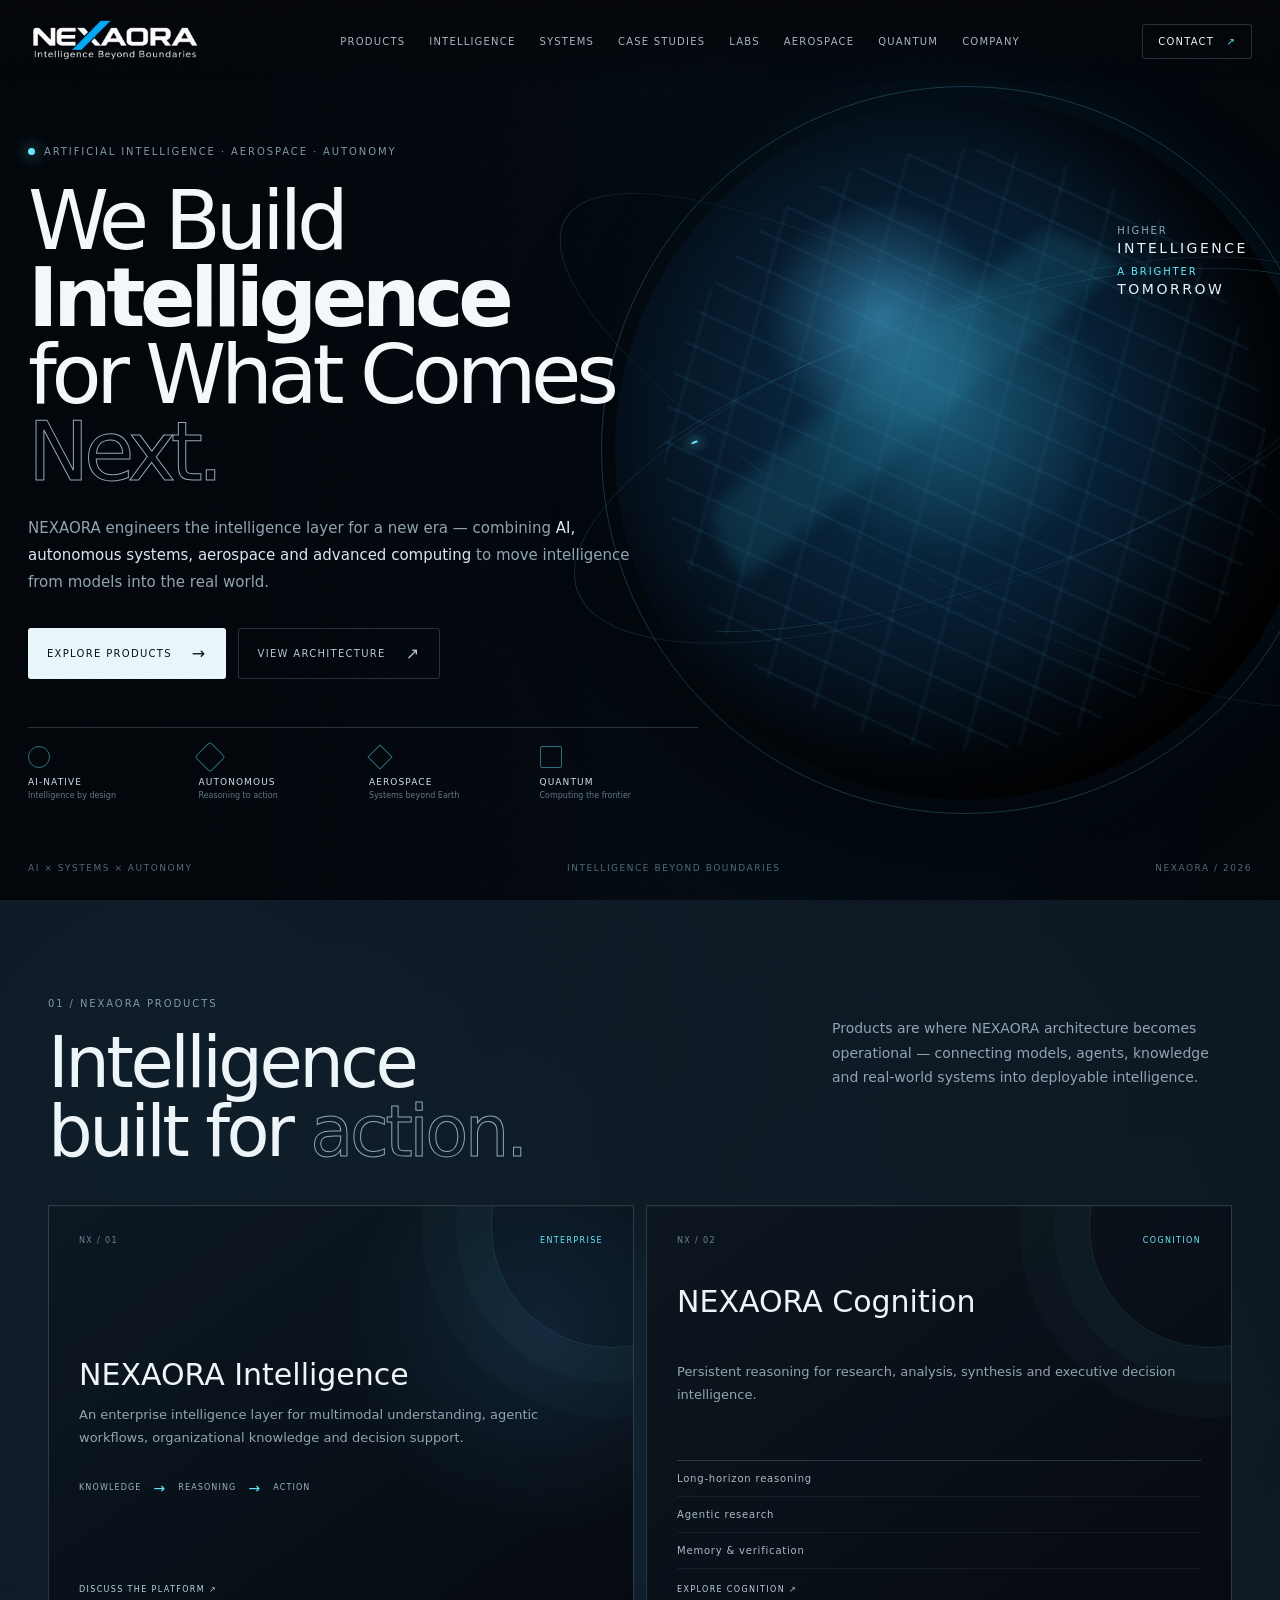
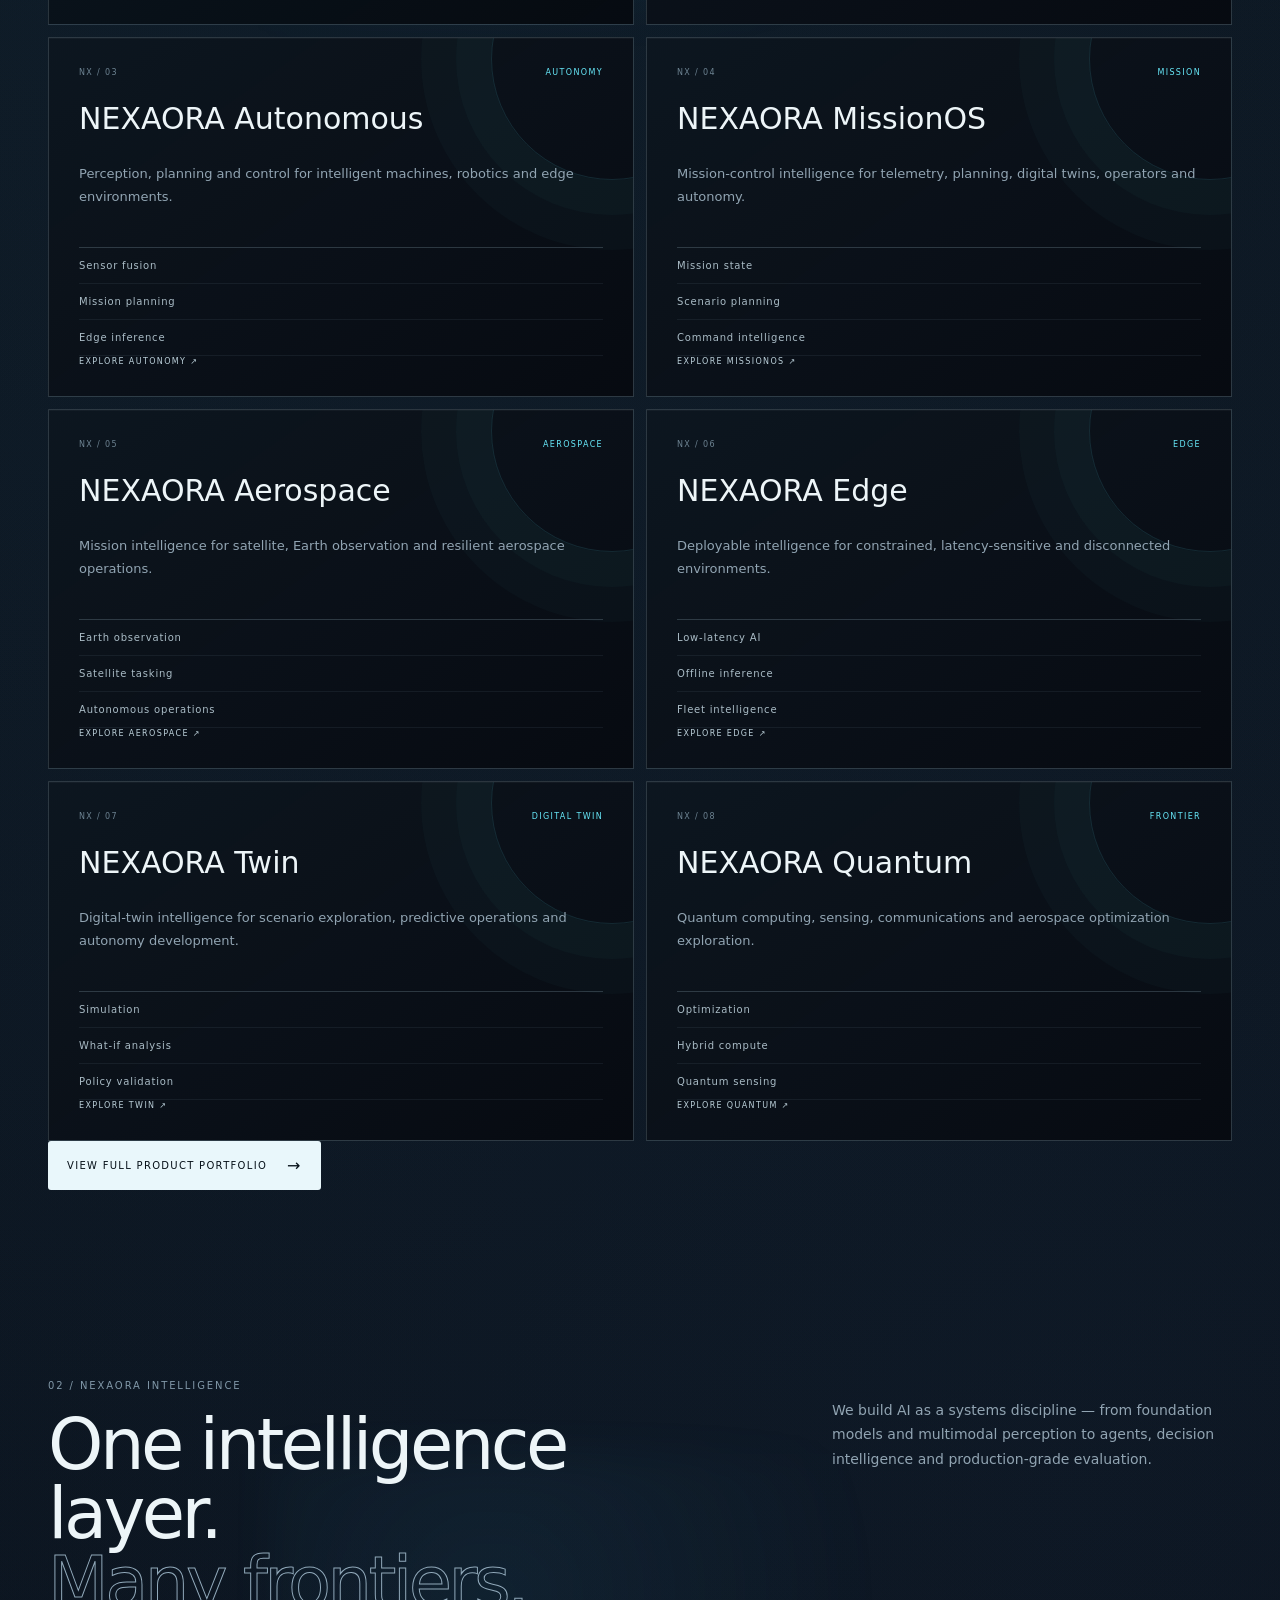
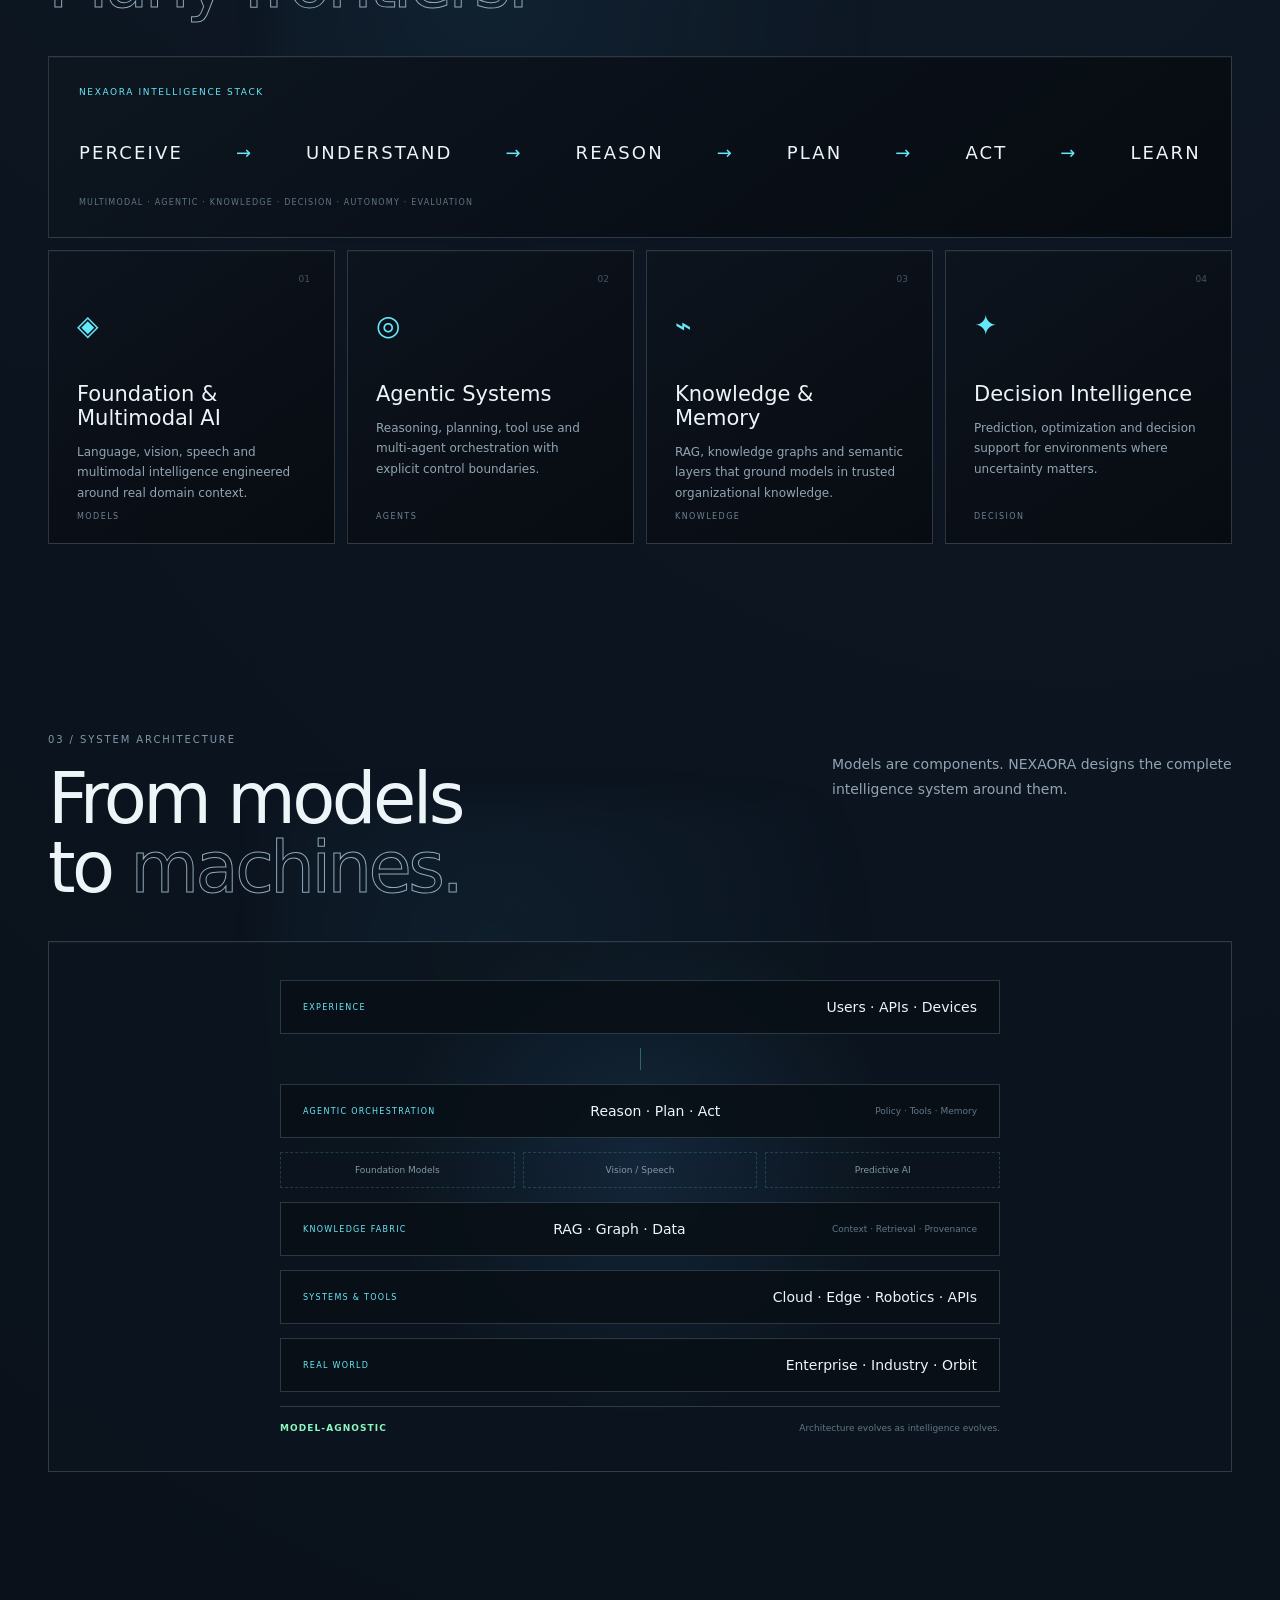
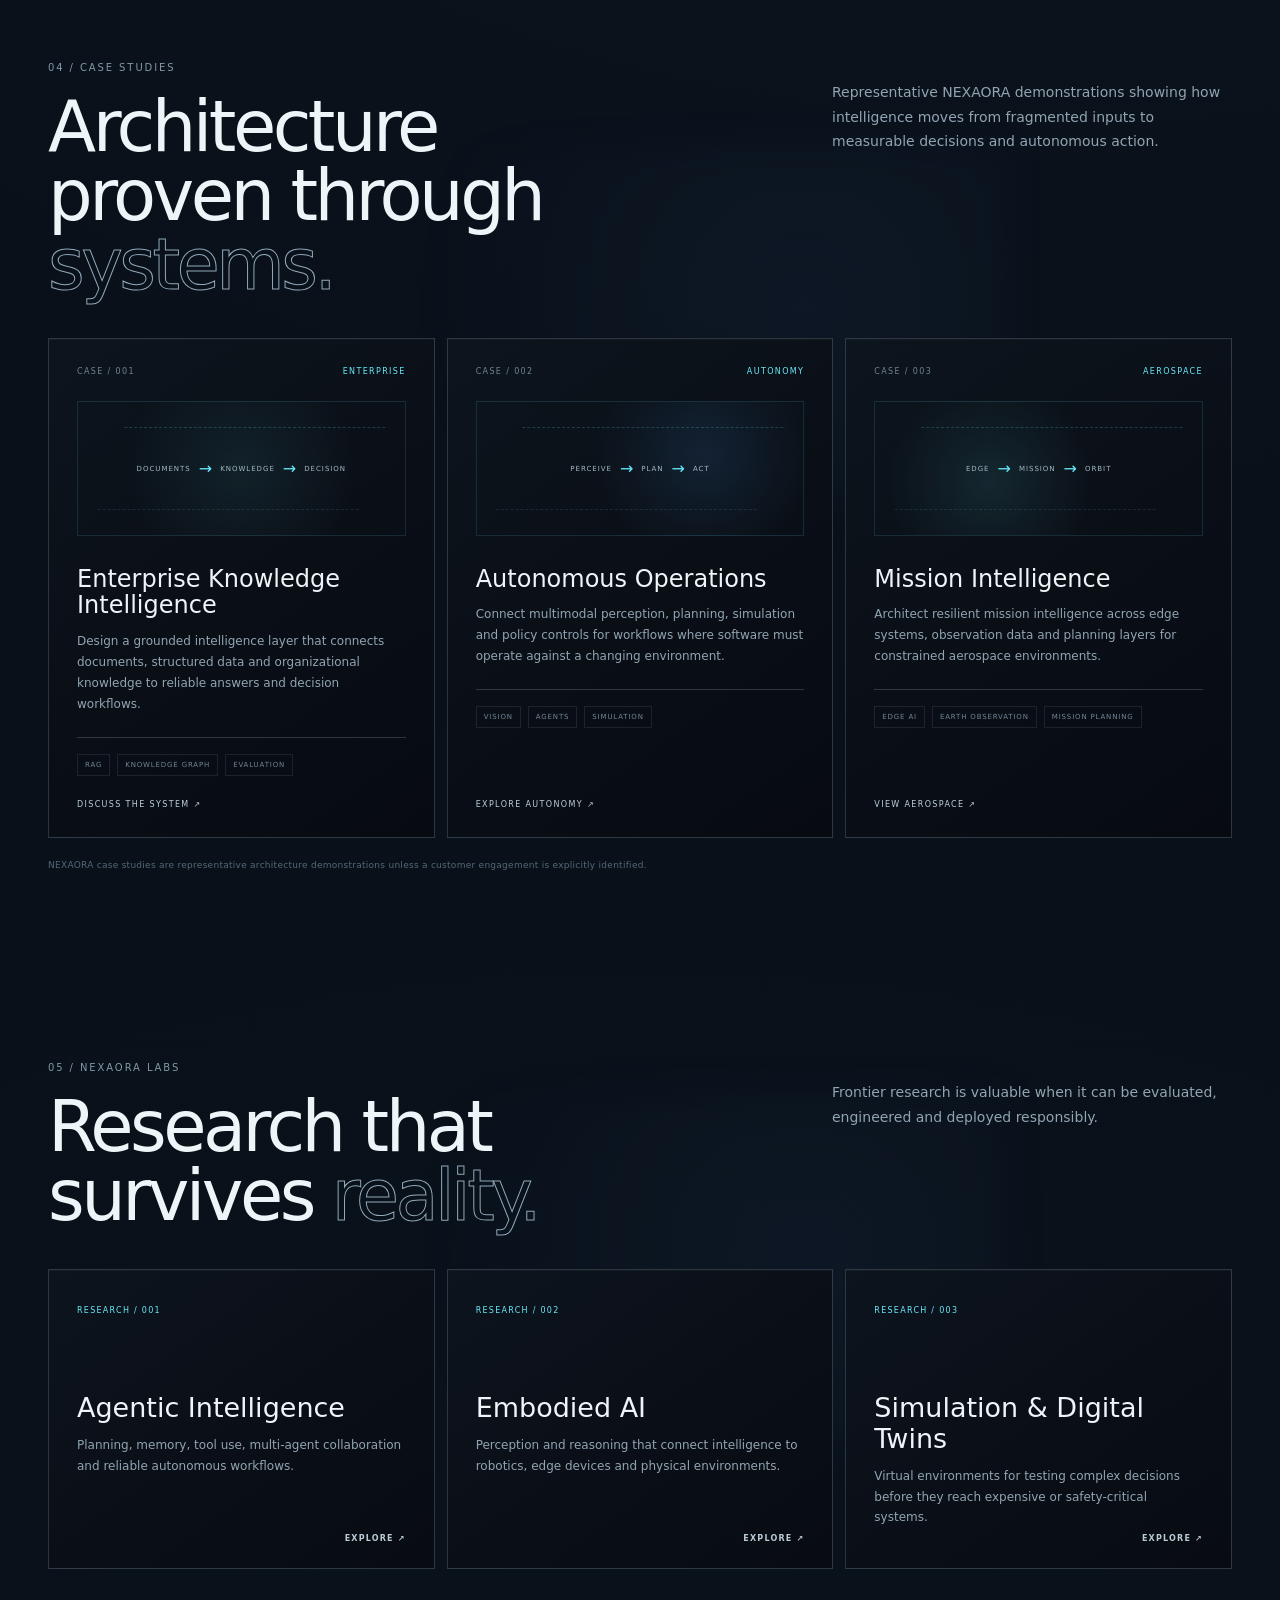
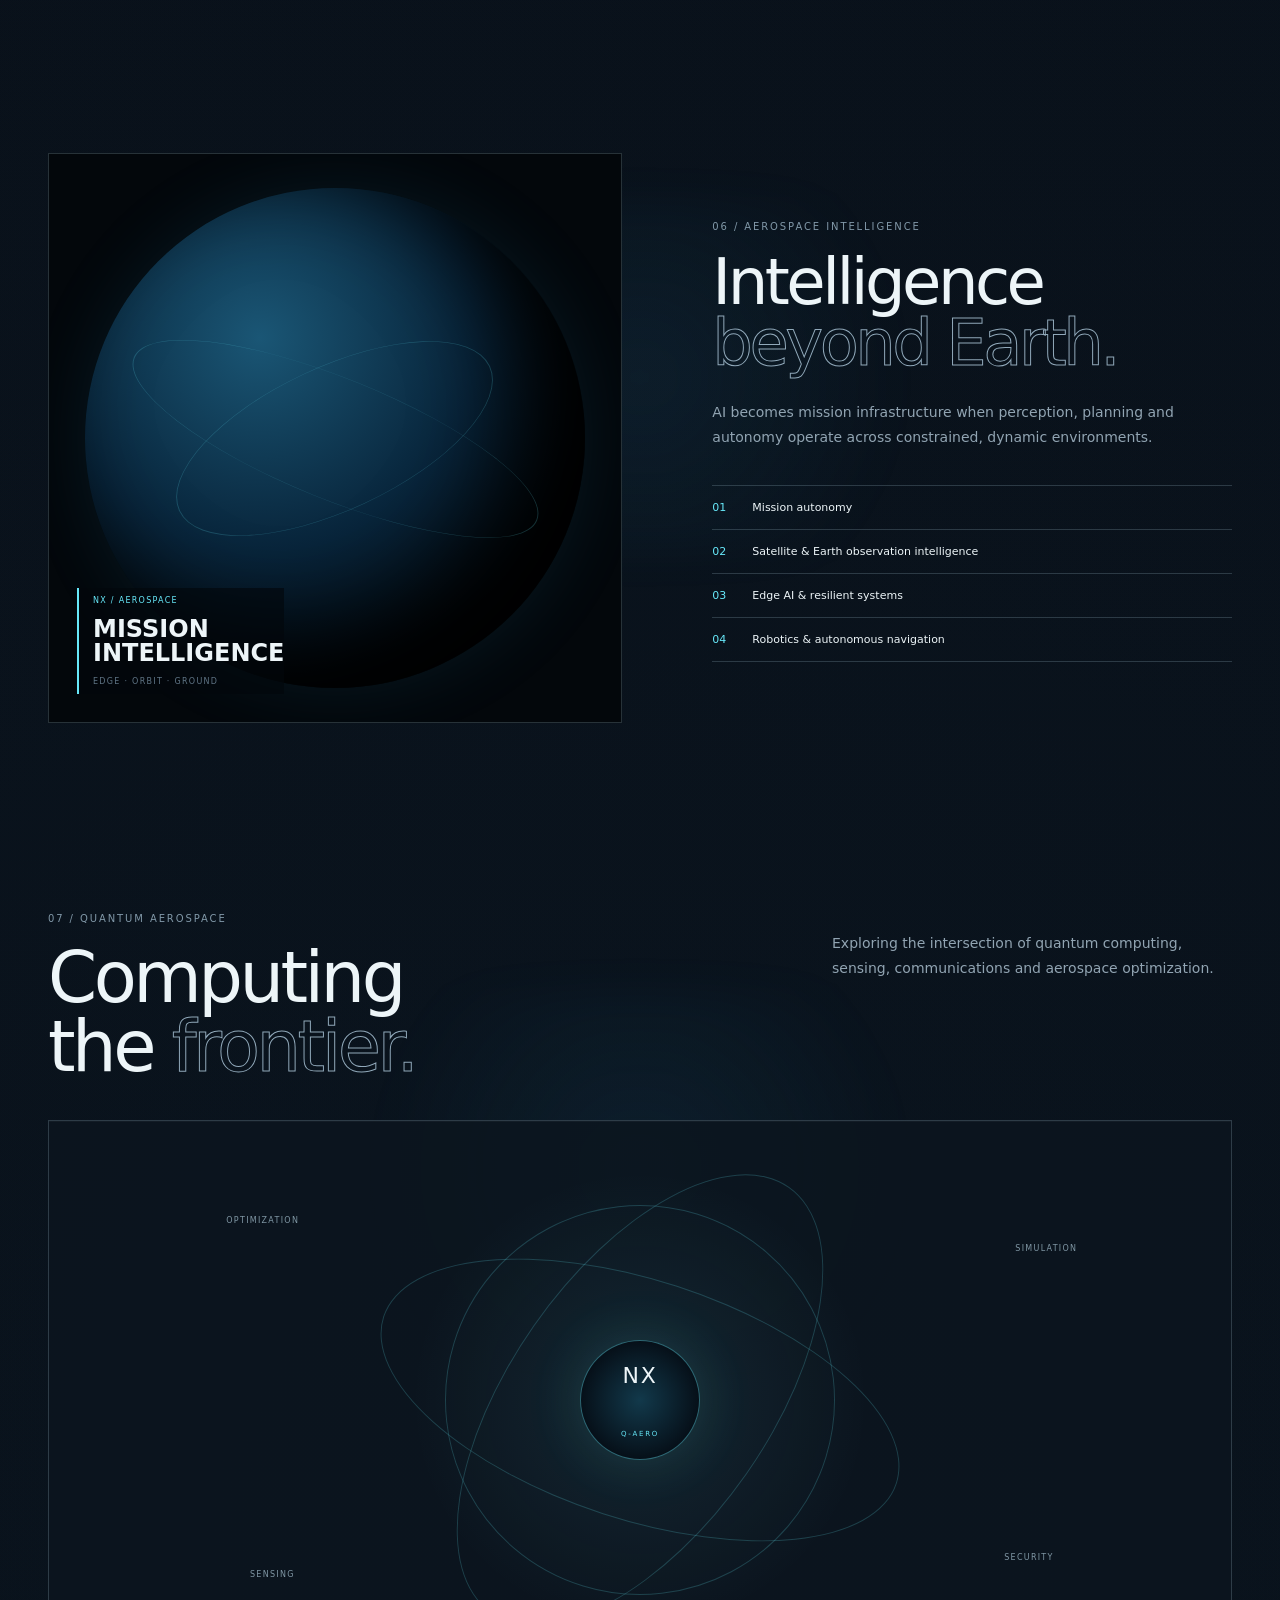
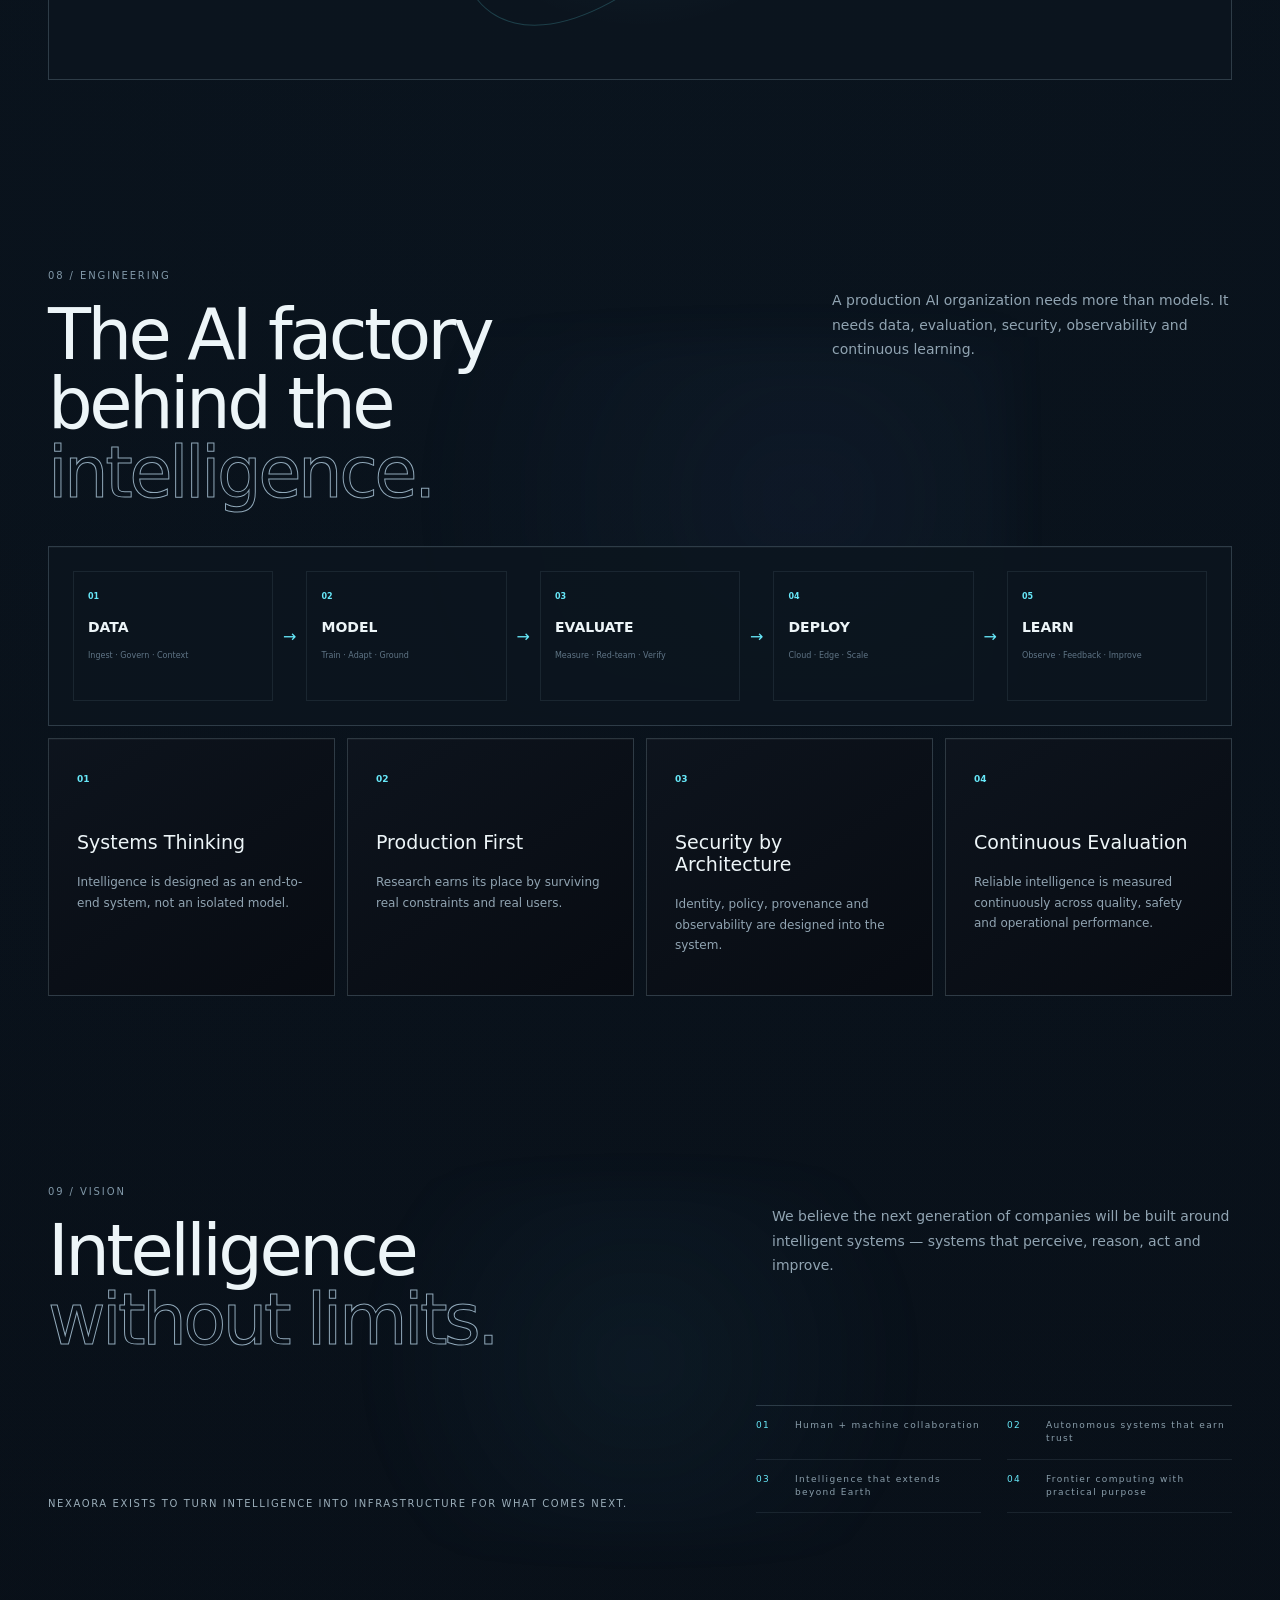
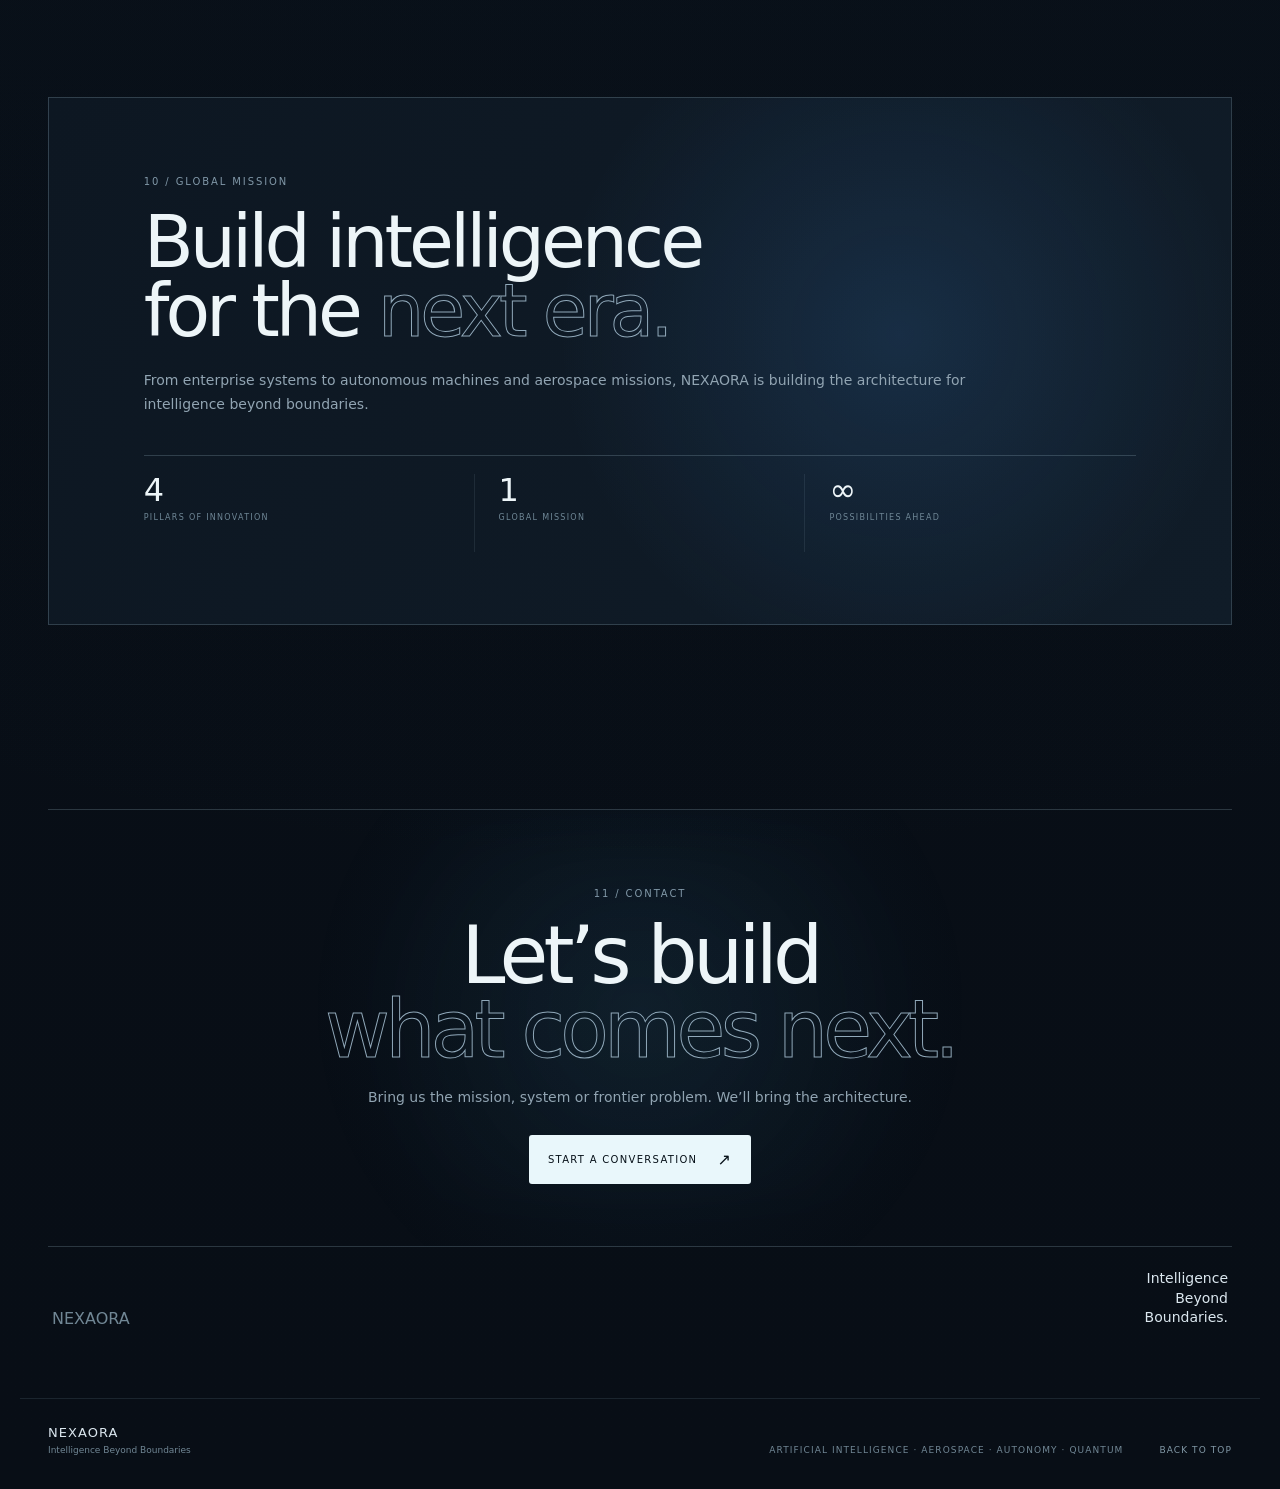
<file: public/index.html>
<!doctype html>
<html lang="en">
<head>
  <meta charset="utf-8">
  <meta name="viewport" content="width=device-width, initial-scale=1">
  <meta name="theme-color" content="#05070b">
  <meta name="description" content="NEXAORA builds future-ready intelligence systems across artificial intelligence, autonomous systems, aerospace, quantum technologies and advanced computing.">
  <meta name="keywords" content="NEXAORA, artificial intelligence, agentic AI, autonomous systems, aerospace intelligence, quantum aerospace, robotics, digital twins, enterprise AI">
  <title>NEXAORA — We Build Intelligence for What Comes Next.</title>
  <link rel="stylesheet" href="assets/css/style.css">
  <link rel="stylesheet" href="assets/css/section-fixes.css">
  <link rel="icon" href="assets/images/nexaora-x-round.svg" type="image/svg+xml">
  <link rel="apple-touch-icon" href="assets/images/nexaora-x-round.svg">
</head>
<body>
  <canvas id="stars" aria-hidden="true"></canvas><div class="noise" aria-hidden="true"></div>
  <header class="site-header"><a class="brand" href="#top" aria-label="NEXAORA home"><img class="brand-logo brand-logo-on-dark" src="assets/images/nexaora-logo-on-dark.png" alt="NEXAORA — Intelligence Beyond Boundaries"></a><nav aria-label="Primary navigation"><a href="#products">Products</a><a href="#intelligence">Intelligence</a><a href="#systems">Systems</a><a href="#cases">Case Studies</a><a href="#labs">Labs</a><a href="#aerospace">Aerospace</a><a href="#quantum">Quantum</a><a href="#company">Company</a></nav><a class="header-cta" href="#contact">Contact <span>↗</span></a><button class="menu" aria-label="Open navigation" aria-expanded="false"><span></span><span></span></button></header>
  <main id="top">
    <section class="hero-approved hero" aria-labelledby="hero-title"><div class="hero-grid" aria-hidden="true"></div><div class="hero-copy reveal"><div class="eyebrow"><span></span>ARTIFICIAL INTELLIGENCE · AEROSPACE · AUTONOMY</div><h1 id="hero-title">We Build <strong>Intelligence</strong><br>for What Comes <em>Next.</em></h1><p class="hero-lead">NEXAORA engineers the intelligence layer for a new era — combining <strong>AI, autonomous systems, aerospace and advanced computing</strong> to move intelligence from models into the real world.</p><div class="hero-actions"><a class="btn primary" href="products.html">Explore Products <span>→</span></a><a class="btn ghost" href="#systems">View Architecture <span>↗</span></a></div><div class="hero-pillars"><div class="hero-pillar"><i></i><strong>AI-Native</strong><span>Intelligence by design</span></div><div class="hero-pillar"><i></i><strong>Autonomous</strong><span>Reasoning to action</span></div><div class="hero-pillar"><i></i><strong>Aerospace</strong><span>Systems beyond Earth</span></div><div class="hero-pillar"><i></i><strong>Quantum</strong><span>Computing the frontier</span></div></div></div><div class="hero-earth" aria-hidden="true"><div class="earth-land"></div><div class="earth-glow"></div><div class="hero-orbit"></div><div class="hero-orbit-two"></div></div><div class="hero-side-label" aria-hidden="true"><span>HIGHER</span><b>INTELLIGENCE</b><span class="cyan">A BRIGHTER</span><b>TOMORROW</b></div><div class="hero-footer"><span>AI × SYSTEMS × AUTONOMY</span><span>INTELLIGENCE BEYOND BOUNDARIES</span><span>NEXAORA / 2026</span></div></section>
    <section id="products" class="section products"><div class="section-head reveal"><div><span class="kicker">01 / NEXAORA PRODUCTS</span><h2>Intelligence<br>built for <em>action.</em></h2></div><p>Products are where NEXAORA architecture becomes operational — connecting models, agents, knowledge and real-world systems into deployable intelligence.</p></div><div class="product-grid"><article class="product-card product-feature reveal"><div class="product-top"><span>NX / 01</span><b>ENTERPRISE</b></div><div><h3>NEXAORA Intelligence</h3><p>An enterprise intelligence layer for multimodal understanding, agentic workflows, organizational knowledge and decision support.</p><div class="product-flow"><span>KNOWLEDGE</span><i>→</i><span>REASONING</span><i>→</i><span>ACTION</span></div></div><a href="products.html#product-intelligence">DISCUSS THE PLATFORM ↗</a></article><article class="product-card reveal"><div class="product-top"><span>NX / 02</span><b>COGNITION</b></div><h3>NEXAORA Cognition</h3><p>Persistent reasoning for research, analysis, synthesis and executive decision intelligence.</p><ul><li>Long-horizon reasoning</li><li>Agentic research</li><li>Memory & verification</li></ul><a href="products.html#product-cognition">EXPLORE COGNITION ↗</a></article><article class="product-card reveal"><div class="product-top"><span>NX / 03</span><b>AUTONOMY</b></div><h3>NEXAORA Autonomous</h3><p>Perception, planning and control for intelligent machines, robotics and edge environments.</p><ul><li>Sensor fusion</li><li>Mission planning</li><li>Edge inference</li></ul><a href="products.html#product-autonomous">EXPLORE AUTONOMY ↗</a></article><article class="product-card reveal"><div class="product-top"><span>NX / 04</span><b>MISSION</b></div><h3>NEXAORA MissionOS</h3><p>Mission-control intelligence for telemetry, planning, digital twins, operators and autonomy.</p><ul><li>Mission state</li><li>Scenario planning</li><li>Command intelligence</li></ul><a href="products.html#product-mission">EXPLORE MISSIONOS ↗</a></article><article class="product-card reveal"><div class="product-top"><span>NX / 05</span><b>AEROSPACE</b></div><h3>NEXAORA Aerospace</h3><p>Mission intelligence for satellite, Earth observation and resilient aerospace operations.</p><ul><li>Earth observation</li><li>Satellite tasking</li><li>Autonomous operations</li></ul><a href="products.html#product-aerospace">EXPLORE AEROSPACE ↗</a></article><article class="product-card reveal"><div class="product-top"><span>NX / 06</span><b>EDGE</b></div><h3>NEXAORA Edge</h3><p>Deployable intelligence for constrained, latency-sensitive and disconnected environments.</p><ul><li>Low-latency AI</li><li>Offline inference</li><li>Fleet intelligence</li></ul><a href="products.html#product-edge">EXPLORE EDGE ↗</a></article><article class="product-card reveal"><div class="product-top"><span>NX / 07</span><b>DIGITAL TWIN</b></div><h3>NEXAORA Twin</h3><p>Digital-twin intelligence for scenario exploration, predictive operations and autonomy development.</p><ul><li>Simulation</li><li>What-if analysis</li><li>Policy validation</li></ul><a href="products.html#product-twin">EXPLORE TWIN ↗</a></article><article class="product-card reveal"><div class="product-top"><span>NX / 08</span><b>FRONTIER</b></div><h3>NEXAORA Quantum</h3><p>Quantum computing, sensing, communications and aerospace optimization exploration.</p><ul><li>Optimization</li><li>Hybrid compute</li><li>Quantum sensing</li></ul><a href="products.html#product-quantum">EXPLORE QUANTUM ↗</a></article></div><div class="product-portfolio-cta reveal"><a class="btn primary" href="products.html">View Full Product Portfolio <span>→</span></a></div></section>
    <section id="intelligence" class="section intelligence"><div class="section-head reveal"><div><span class="kicker">02 / NEXAORA INTELLIGENCE</span><h2>One intelligence layer.<br><em>Many frontiers.</em></h2></div><p>We build AI as a systems discipline — from foundation models and multimodal perception to agents, decision intelligence and production-grade evaluation.</p></div><div class="intelligence-stack reveal"><div class="stack-label">NEXAORA INTELLIGENCE STACK</div><div class="stack-flow"><span>PERCEIVE</span><b>→</b><span>UNDERSTAND</span><b>→</b><span>REASON</span><b>→</b><span>PLAN</span><b>→</b><span>ACT</span><b>→</b><span>LEARN</span></div><div class="stack-sub">MULTIMODAL · AGENTIC · KNOWLEDGE · DECISION · AUTONOMY · EVALUATION</div></div><div class="capability-grid"><article class="capability reveal"><span class="cap-index">01</span><div class="icon">◈</div><h3>Foundation & Multimodal AI</h3><p>Language, vision, speech and multimodal intelligence engineered around real domain context.</p><span class="tag">MODELS</span></article><article class="capability reveal"><span class="cap-index">02</span><div class="icon">◎</div><h3>Agentic Systems</h3><p>Reasoning, planning, tool use and multi-agent orchestration with explicit control boundaries.</p><span class="tag">AGENTS</span></article><article class="capability reveal"><span class="cap-index">03</span><div class="icon">⌁</div><h3>Knowledge & Memory</h3><p>RAG, knowledge graphs and semantic layers that ground models in trusted organizational knowledge.</p><span class="tag">KNOWLEDGE</span></article><article class="capability reveal"><span class="cap-index">04</span><div class="icon">✦</div><h3>Decision Intelligence</h3><p>Prediction, optimization and decision support for environments where uncertainty matters.</p><span class="tag">DECISION</span></article></div></section>
    <section id="systems" class="section systems"><div class="section-head reveal"><div><span class="kicker">03 / SYSTEM ARCHITECTURE</span><h2>From models<br>to <em>machines.</em></h2></div><p>Models are components. NEXAORA designs the complete intelligence system around them.</p></div><div class="architecture reveal"><div class="arch-node edge"><small>EXPERIENCE</small><strong>Users · APIs · Devices</strong></div><div class="arch-line"></div><div class="arch-node orchestration"><small>AGENTIC ORCHESTRATION</small><strong>Reason · Plan · Act</strong><em>Policy · Tools · Memory</em></div><div class="arch-branches"><span>Foundation Models</span><span>Vision / Speech</span><span>Predictive AI</span></div><div class="arch-node knowledge"><small>KNOWLEDGE FABRIC</small><strong>RAG · Graph · Data</strong><em>Context · Retrieval · Provenance</em></div><div class="arch-node systems-node"><small>SYSTEMS & TOOLS</small><strong>Cloud · Edge · Robotics · APIs</strong></div><div class="arch-node realworld"><small>REAL WORLD</small><strong>Enterprise · Industry · Orbit</strong></div><div class="arch-metric"><b>MODEL-AGNOSTIC</b><span>Architecture evolves as intelligence evolves.</span></div></div></section>
    <section id="cases" class="section cases"><div class="section-head reveal"><div><span class="kicker">04 / CASE STUDIES</span><h2>Architecture<br>proven through <em>systems.</em></h2></div><p>Representative NEXAORA demonstrations showing how intelligence moves from fragmented inputs to measurable decisions and autonomous action.</p></div><div class="case-grid"><article class="case-card reveal"><div class="case-meta"><span>CASE / 001</span><b>ENTERPRISE</b></div><div class="case-visual cv-one"><span>DOCUMENTS</span><i>→</i><span>KNOWLEDGE</span><i>→</i><span>DECISION</span></div><h3>Enterprise Knowledge Intelligence</h3><p>Design a grounded intelligence layer that connects documents, structured data and organizational knowledge to reliable answers and decision workflows.</p><div class="case-stack"><span>RAG</span><span>KNOWLEDGE GRAPH</span><span>EVALUATION</span></div><a href="#contact">DISCUSS THE SYSTEM ↗</a></article><article class="case-card reveal"><div class="case-meta"><span>CASE / 002</span><b>AUTONOMY</b></div><div class="case-visual cv-two"><span>PERCEIVE</span><i>→</i><span>PLAN</span><i>→</i><span>ACT</span></div><h3>Autonomous Operations</h3><p>Connect multimodal perception, planning, simulation and policy controls for workflows where software must operate against a changing environment.</p><div class="case-stack"><span>VISION</span><span>AGENTS</span><span>SIMULATION</span></div><a href="#contact">EXPLORE AUTONOMY ↗</a></article><article class="case-card reveal"><div class="case-meta"><span>CASE / 003</span><b>AEROSPACE</b></div><div class="case-visual cv-three"><span>EDGE</span><i>→</i><span>MISSION</span><i>→</i><span>ORBIT</span></div><h3>Mission Intelligence</h3><p>Architect resilient mission intelligence across edge systems, observation data and planning layers for constrained aerospace environments.</p><div class="case-stack"><span>EDGE AI</span><span>EARTH OBSERVATION</span><span>MISSION PLANNING</span></div><a href="#aerospace">VIEW AEROSPACE ↗</a></article></div><p class="case-note reveal">NEXAORA case studies are representative architecture demonstrations unless a customer engagement is explicitly identified.</p></section>
    <section id="labs" class="section labs"><div class="section-head reveal"><div><span class="kicker">05 / NEXAORA LABS</span><h2>Research that<br>survives <em>reality.</em></h2></div><p>Frontier research is valuable when it can be evaluated, engineered and deployed responsibly.</p></div><div class="lab-grid"><article class="lab-card reveal"><span>RESEARCH / 001</span><h3>Agentic Intelligence</h3><p>Planning, memory, tool use, multi-agent collaboration and reliable autonomous workflows.</p><b>EXPLORE ↗</b></article><article class="lab-card reveal"><span>RESEARCH / 002</span><h3>Embodied AI</h3><p>Perception and reasoning that connect intelligence to robotics, edge devices and physical environments.</p><b>EXPLORE ↗</b></article><article class="lab-card reveal"><span>RESEARCH / 003</span><h3>Simulation & Digital Twins</h3><p>Virtual environments for testing complex decisions before they reach expensive or safety-critical systems.</p><b>EXPLORE ↗</b></article></div></section>
    <section id="aerospace" class="section aerospace"><div class="aerospace-visual reveal"><div class="planet"></div><div class="aero-orbit a1"></div><div class="aero-orbit a2"></div><div class="telemetry"><span>NX / AEROSPACE</span><b>MISSION<br>INTELLIGENCE</b><small>EDGE · ORBIT · GROUND</small></div></div><div class="aerospace-copy reveal"><span class="kicker">06 / AEROSPACE INTELLIGENCE</span><h2>Intelligence<br><em>beyond Earth.</em></h2><p>AI becomes mission infrastructure when perception, planning and autonomy operate across constrained, dynamic environments.</p><div class="aero-list"><div><b>01</b><span>Mission autonomy</span></div><div><b>02</b><span>Satellite & Earth observation intelligence</span></div><div><b>03</b><span>Edge AI & resilient systems</span></div><div><b>04</b><span>Robotics & autonomous navigation</span></div></div></div></section>
    <section id="quantum" class="section quantum"><div class="section-head reveal"><div><span class="kicker">07 / QUANTUM AEROSPACE</span><h2>Computing<br>the <em>frontier.</em></h2></div><p>Exploring the intersection of quantum computing, sensing, communications and aerospace optimization.</p></div><div class="quantum-core reveal"><div class="q-ring r1"></div><div class="q-ring r2"></div><div class="q-ring r3"></div><div class="q-core">NX<br><span>Q-AERO</span></div><div class="q-label q1">OPTIMIZATION</div><div class="q-label q2">SIMULATION</div><div class="q-label q3">SENSING</div><div class="q-label q4">SECURITY</div></div></section>
    <section id="research" class="section engineering"><div class="section-head reveal"><div><span class="kicker">08 / ENGINEERING</span><h2>The AI factory<br>behind the <em>intelligence.</em></h2></div><p>A production AI organization needs more than models. It needs data, evaluation, security, observability and continuous learning.</p></div><div class="factory reveal"><div class="factory-step"><b>01</b><strong>DATA</strong><span>Ingest · Govern · Context</span></div><i>→</i><div class="factory-step"><b>02</b><strong>MODEL</strong><span>Train · Adapt · Ground</span></div><i>→</i><div class="factory-step"><b>03</b><strong>EVALUATE</strong><span>Measure · Red-team · Verify</span></div><i>→</i><div class="factory-step"><b>04</b><strong>DEPLOY</strong><span>Cloud · Edge · Scale</span></div><i>→</i><div class="factory-step"><b>05</b><strong>LEARN</strong><span>Observe · Feedback · Improve</span></div></div><div class="principles"><div class="principle reveal"><b>01</b><h3>Systems Thinking</h3><p>Intelligence is designed as an end-to-end system, not an isolated model.</p></div><div class="principle reveal"><b>02</b><h3>Production First</h3><p>Research earns its place by surviving real constraints and real users.</p></div><div class="principle reveal"><b>03</b><h3>Security by Architecture</h3><p>Identity, policy, provenance and observability are designed into the system.</p></div><div class="principle reveal"><b>04</b><h3>Continuous Evaluation</h3><p>Reliable intelligence is measured continuously across quality, safety and operational performance.</p></div></div></section>
    <section id="vision" class="section vision"><div class="section-head reveal"><div><span class="kicker">09 / VISION</span><h2>Intelligence<br><em>without limits.</em></h2></div><p>We believe the next generation of companies will be built around intelligent systems — systems that perceive, reason, act and improve.</p></div><div class="vision-grid"><div class="vision-statement reveal">NEXAORA exists to turn intelligence into infrastructure for what comes next.</div><div class="vision-points"><div class="vision-point reveal"><b>01</b><span>Human + machine collaboration</span></div><div class="vision-point reveal"><b>02</b><span>Autonomous systems that earn trust</span></div><div class="vision-point reveal"><b>03</b><span>Intelligence that extends beyond Earth</span></div><div class="vision-point reveal"><b>04</b><span>Frontier computing with practical purpose</span></div></div></div></section>
    <section id="company" class="section mission"><div class="mission-panel reveal"><span class="kicker">10 / GLOBAL MISSION</span><h2>Build intelligence<br>for the <em>next era.</em></h2><p>From enterprise systems to autonomous machines and aerospace missions, NEXAORA is building the architecture for intelligence beyond boundaries.</p><div class="mission-metrics"><div><strong>4</strong><span>PILLARS OF INNOVATION</span></div><div><strong>1</strong><span>GLOBAL MISSION</span></div><div><strong>∞</strong><span>POSSIBILITIES AHEAD</span></div></div></div></section>
    <section id="contact" class="section contact"><div class="contact-copy reveal"><span class="kicker">11 / CONTACT</span><h2>Let’s build<br><em>what comes next.</em></h2><p>Bring us the mission, system or frontier problem. We’ll bring the architecture.</p><a class="btn primary" href="mailto:hello@nexaora.in">Start a Conversation <span>↗</span></a></div><div class="contact-side reveal"><span>NEXAORA</span><strong>Intelligence<br>Beyond<br>Boundaries.</strong></div></section>
  </main>
  <footer class="site-footer"><div><strong>NEXAORA</strong><span>Intelligence Beyond Boundaries</span></div><p>Artificial Intelligence · Aerospace · Autonomy · Quantum</p><a href="#top">Back to top</a></footer>
  <script src="assets/js/main.js"></script>
</body>
</html>
</file>
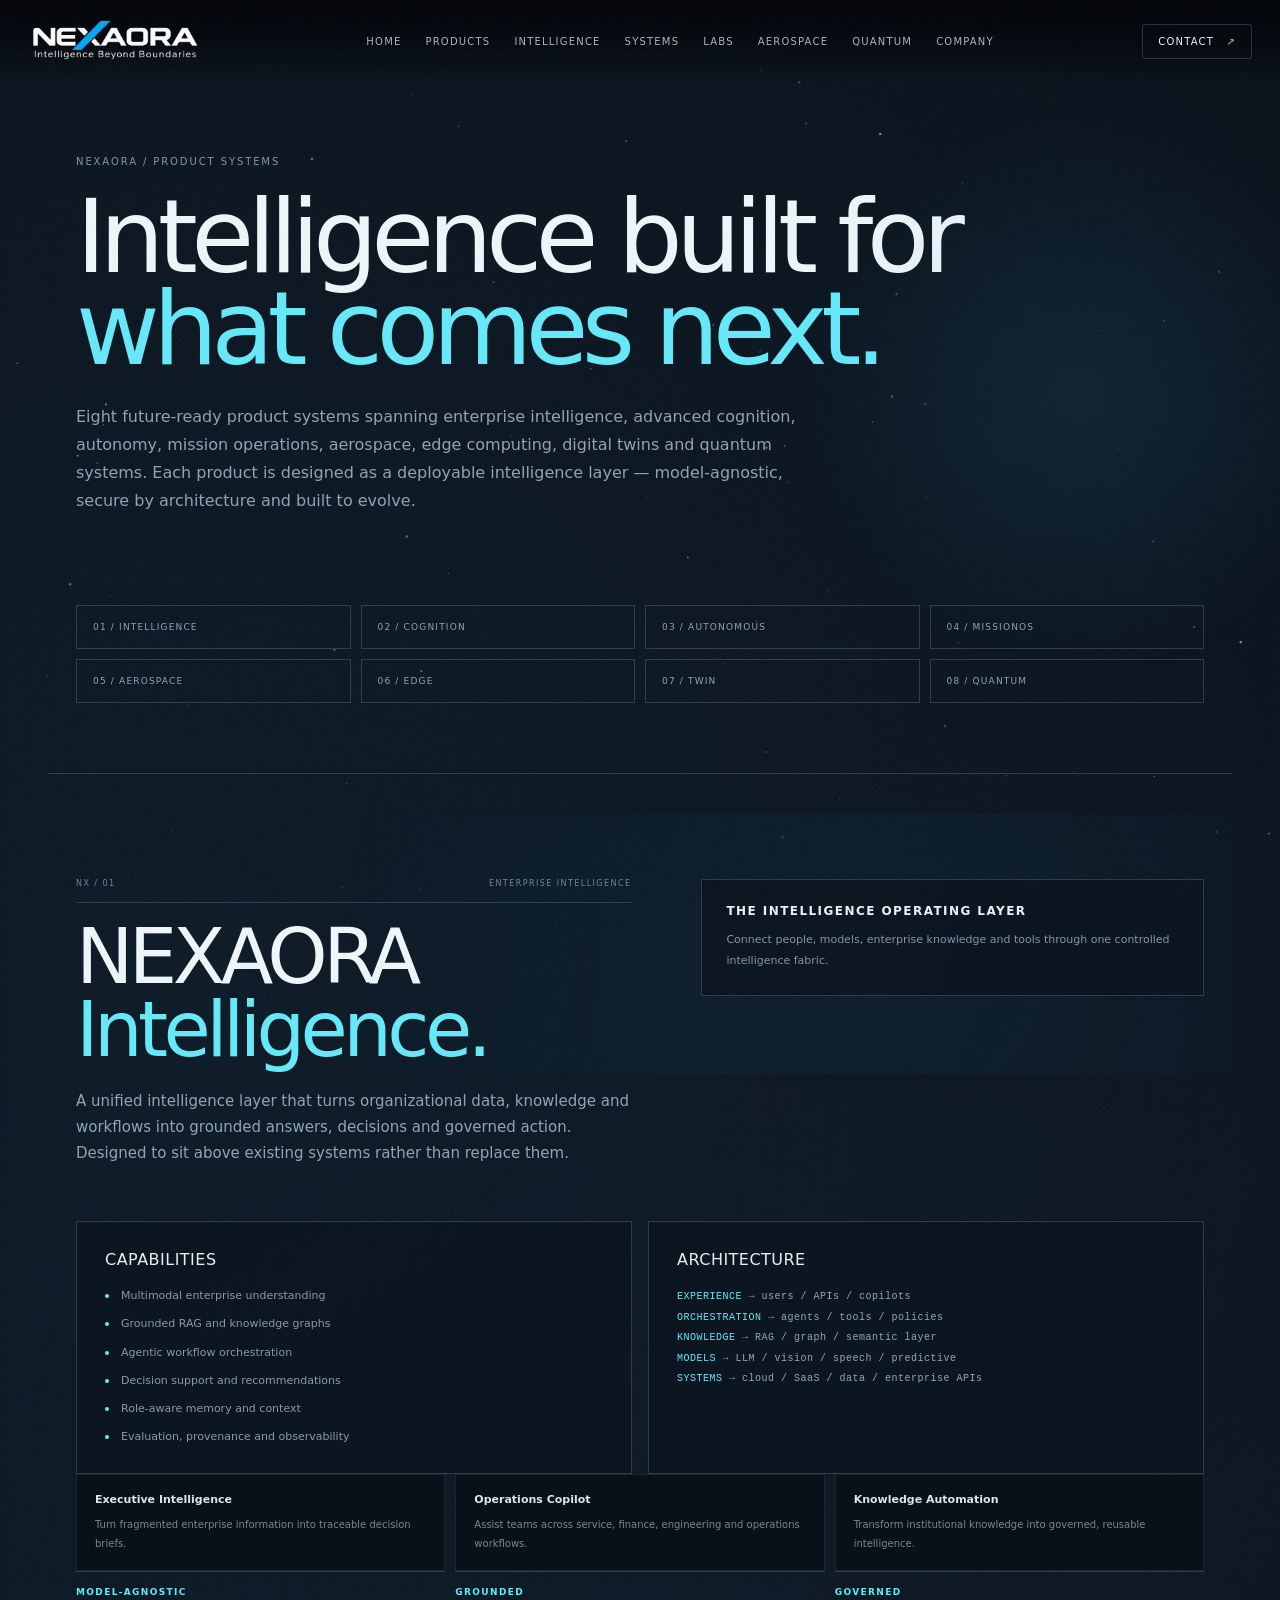
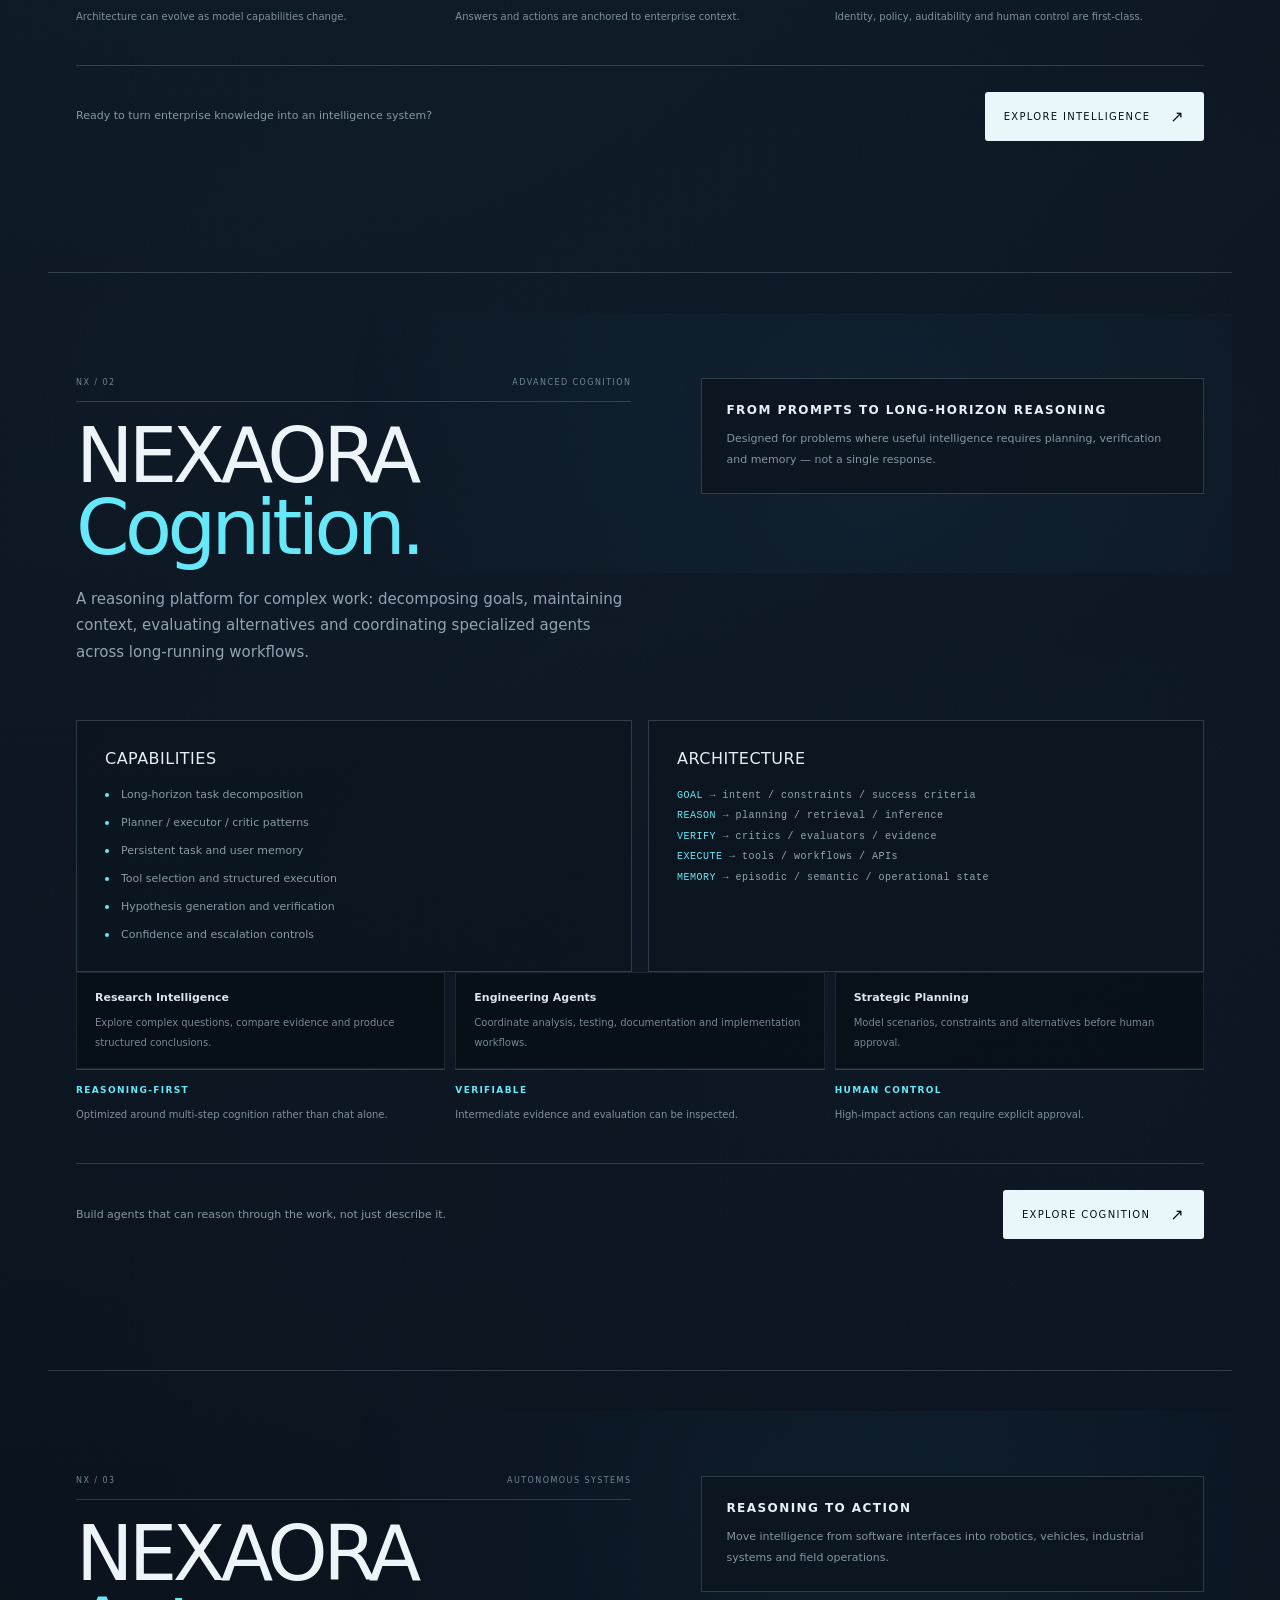
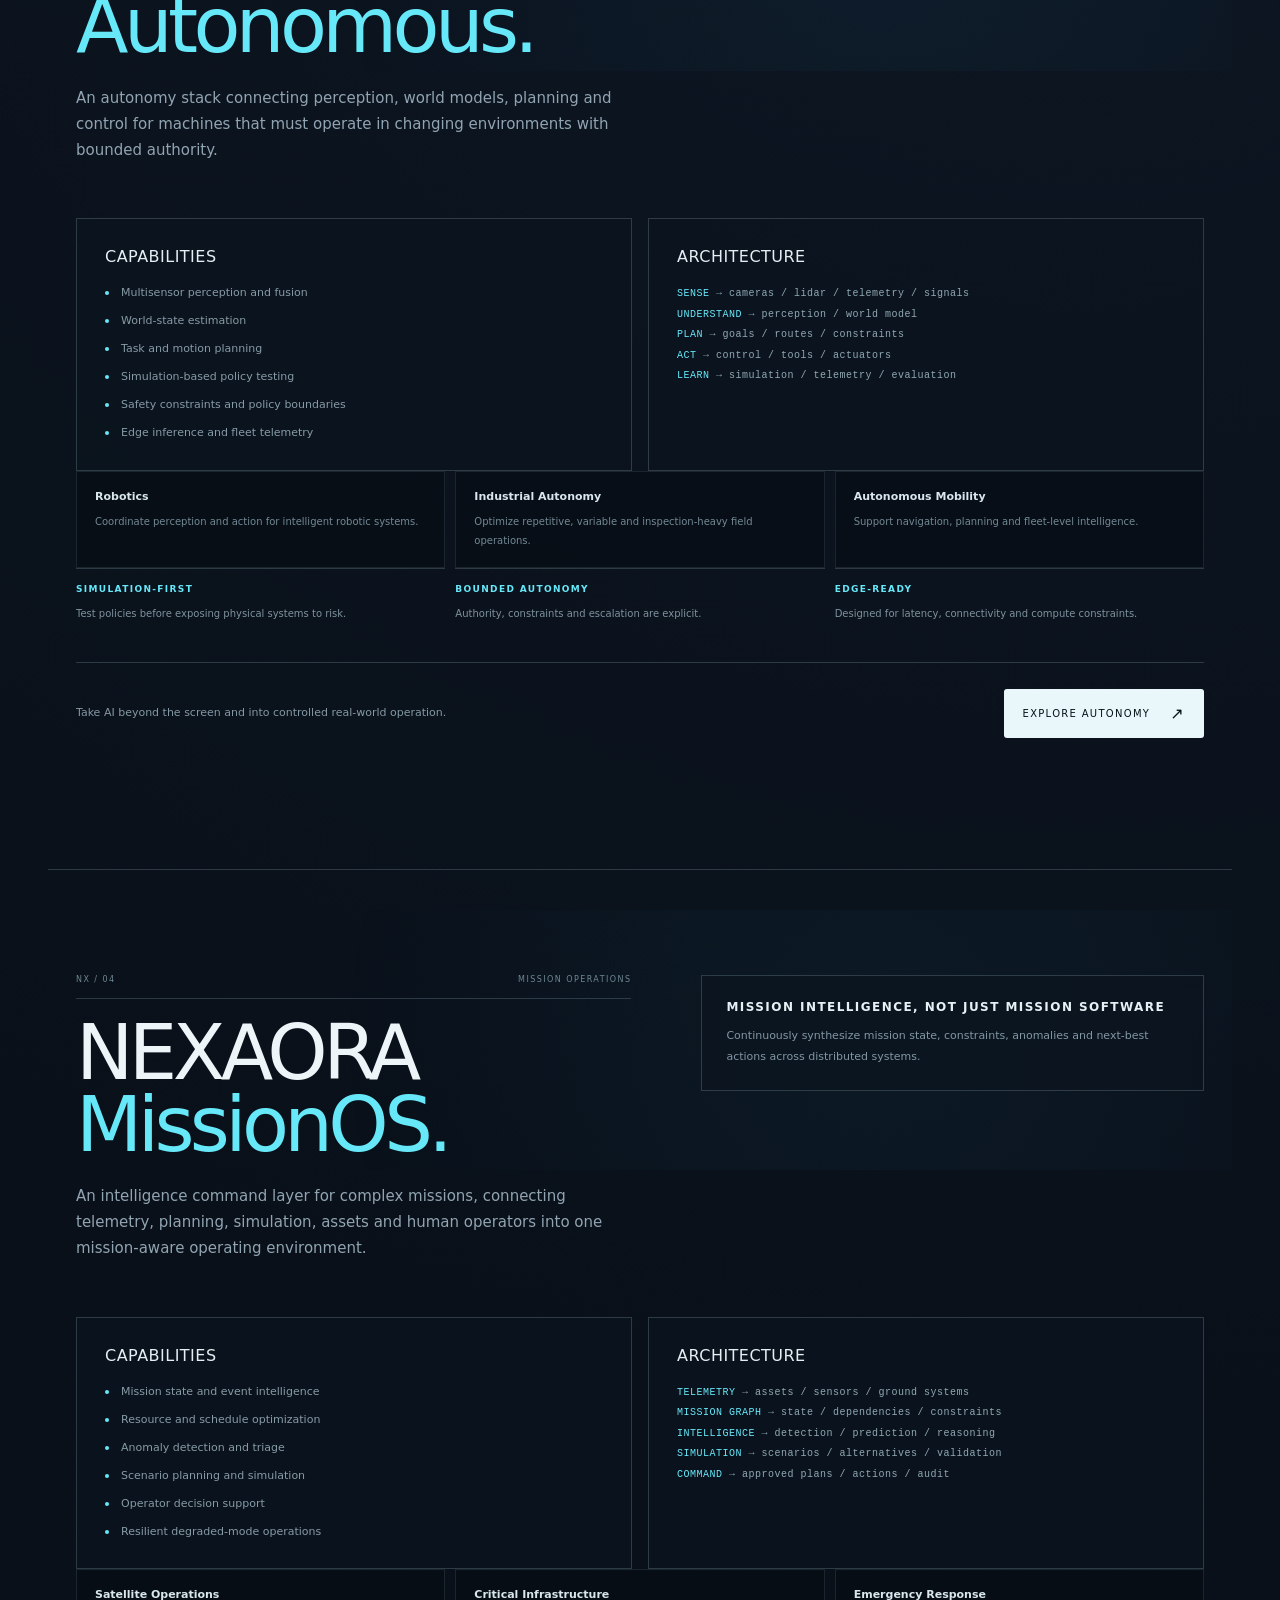
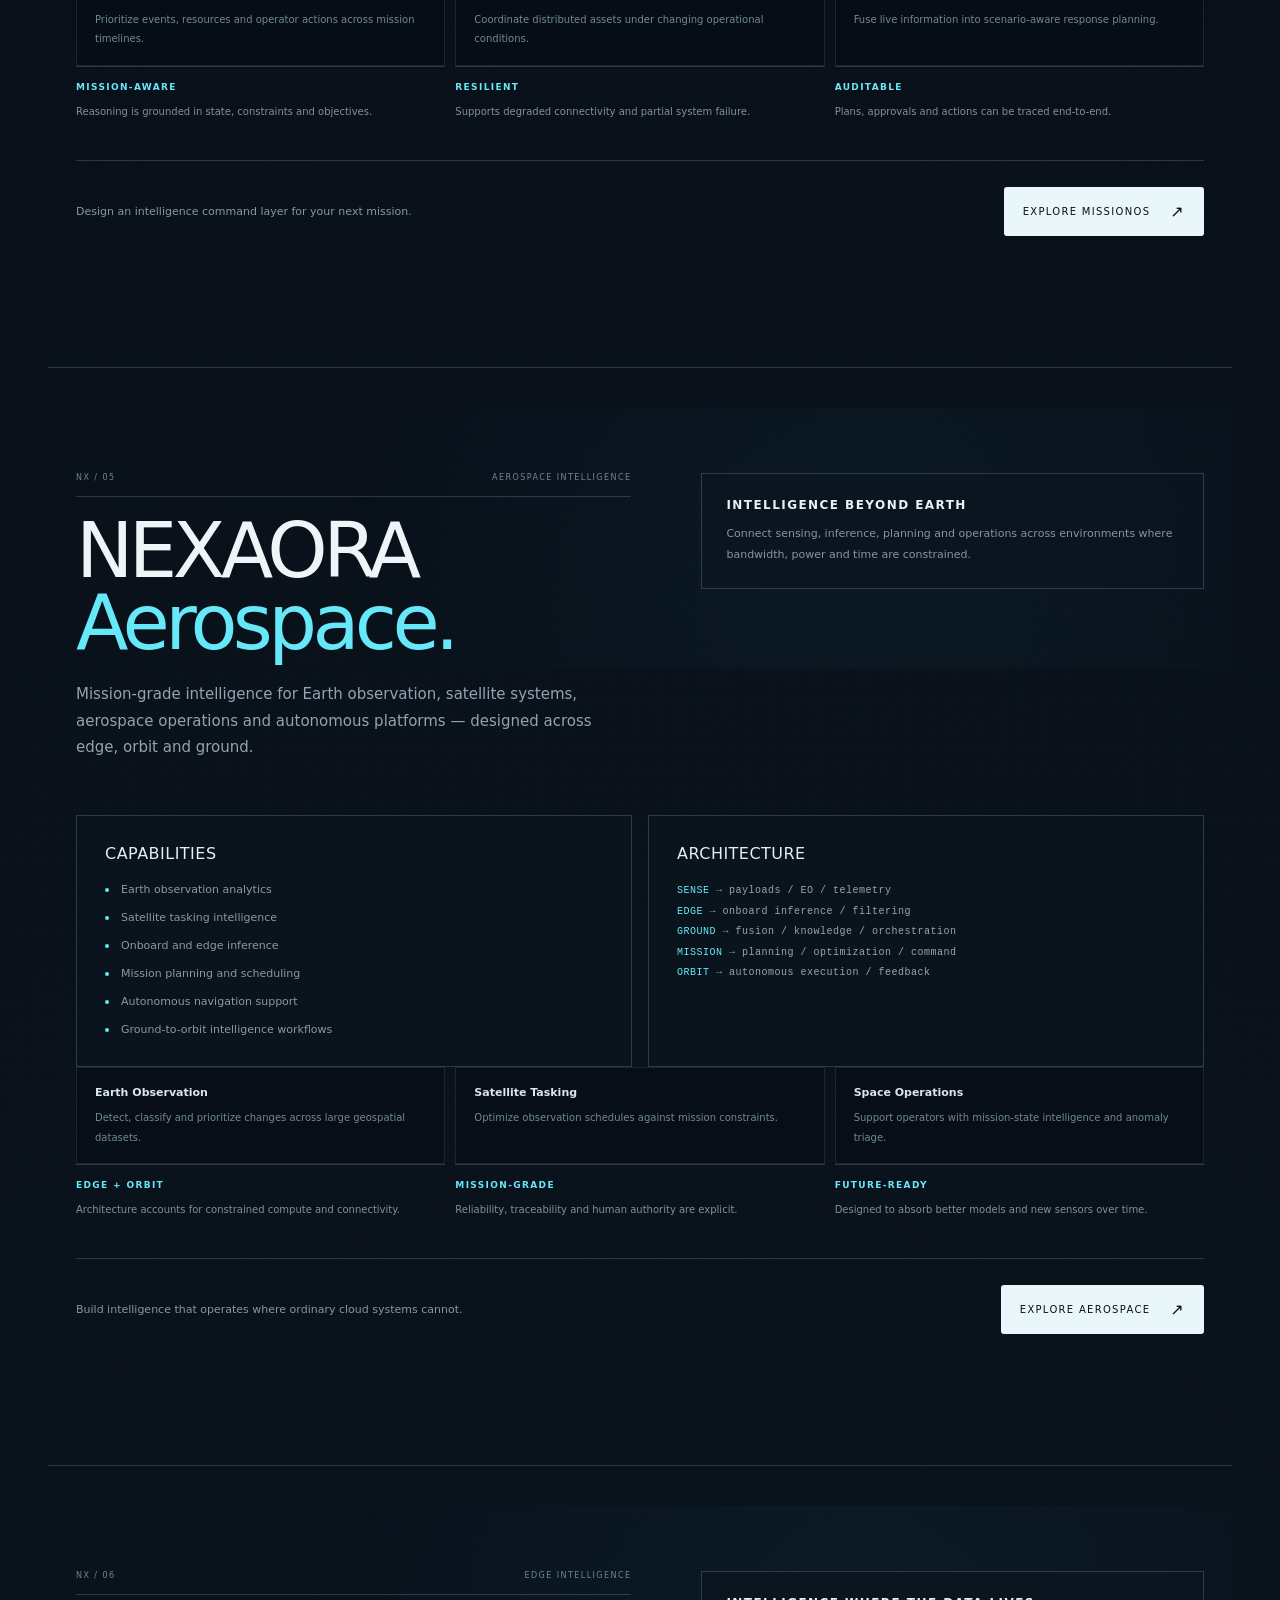
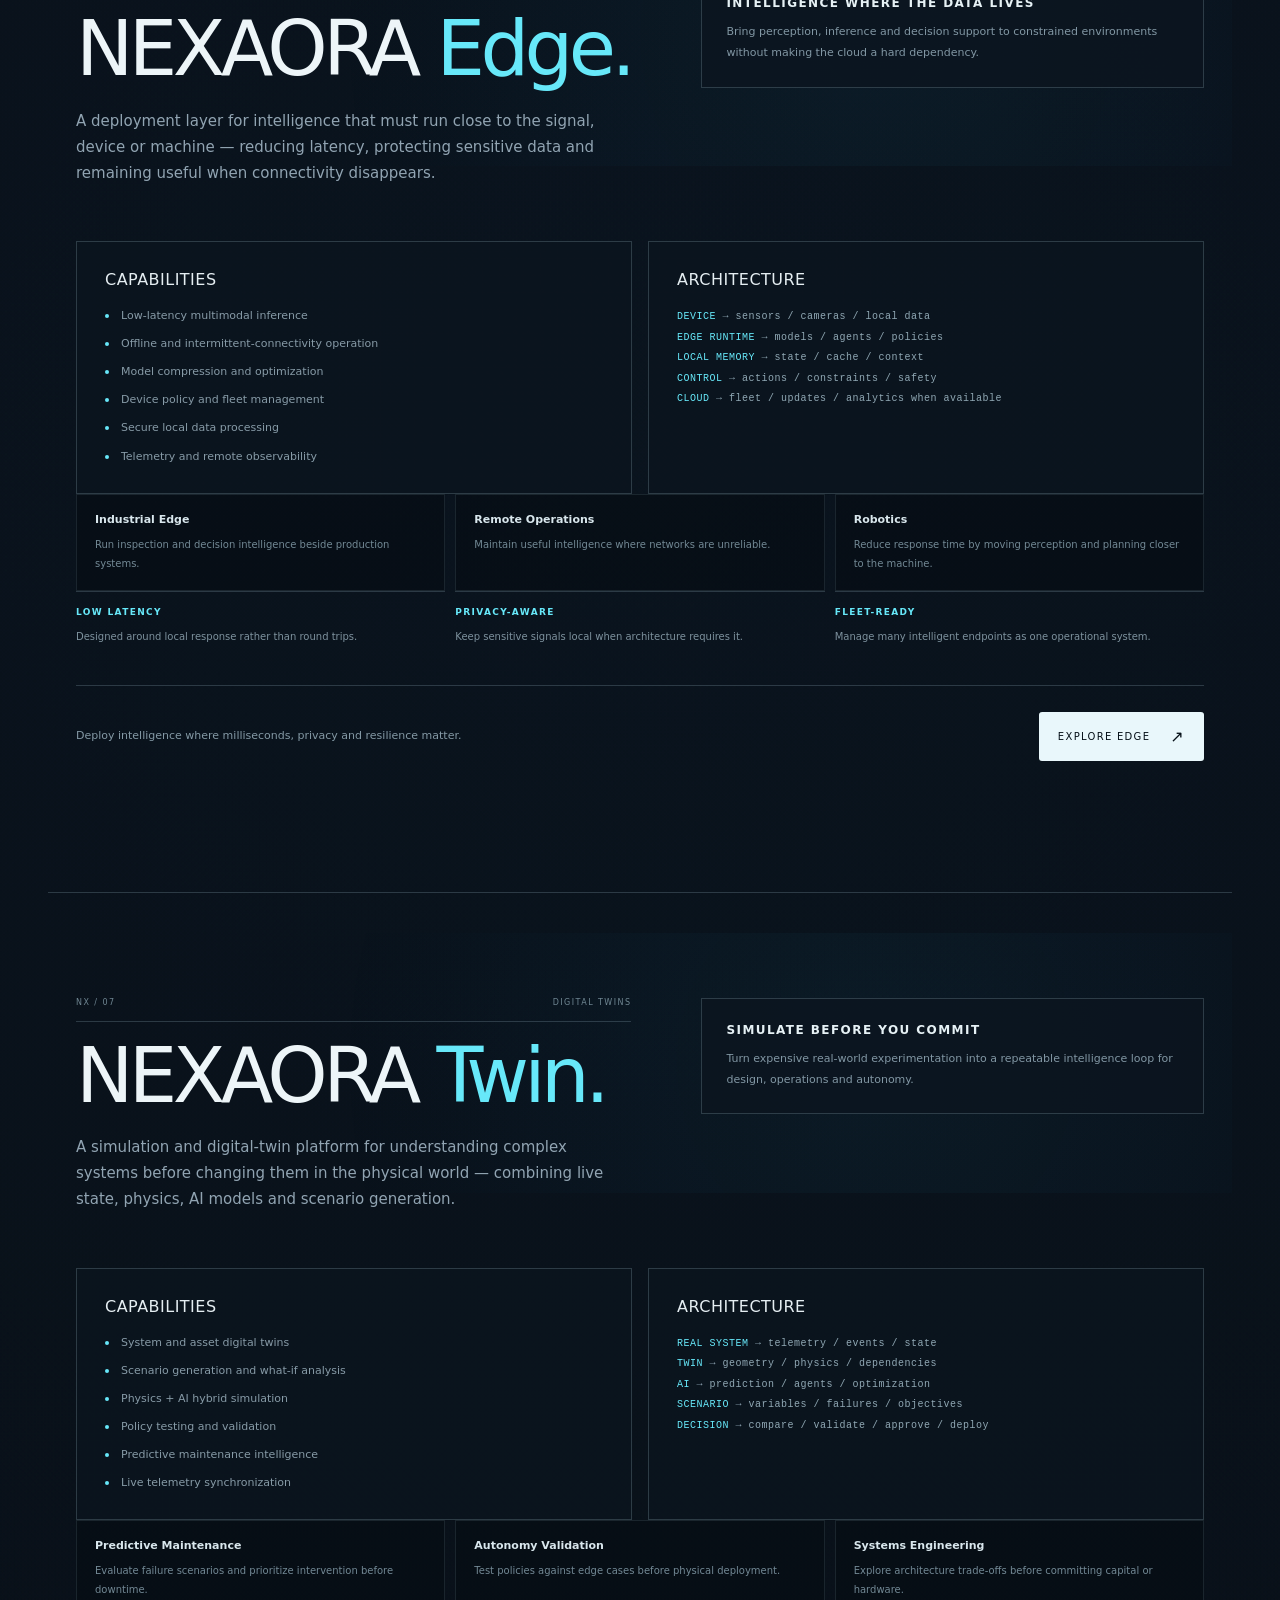
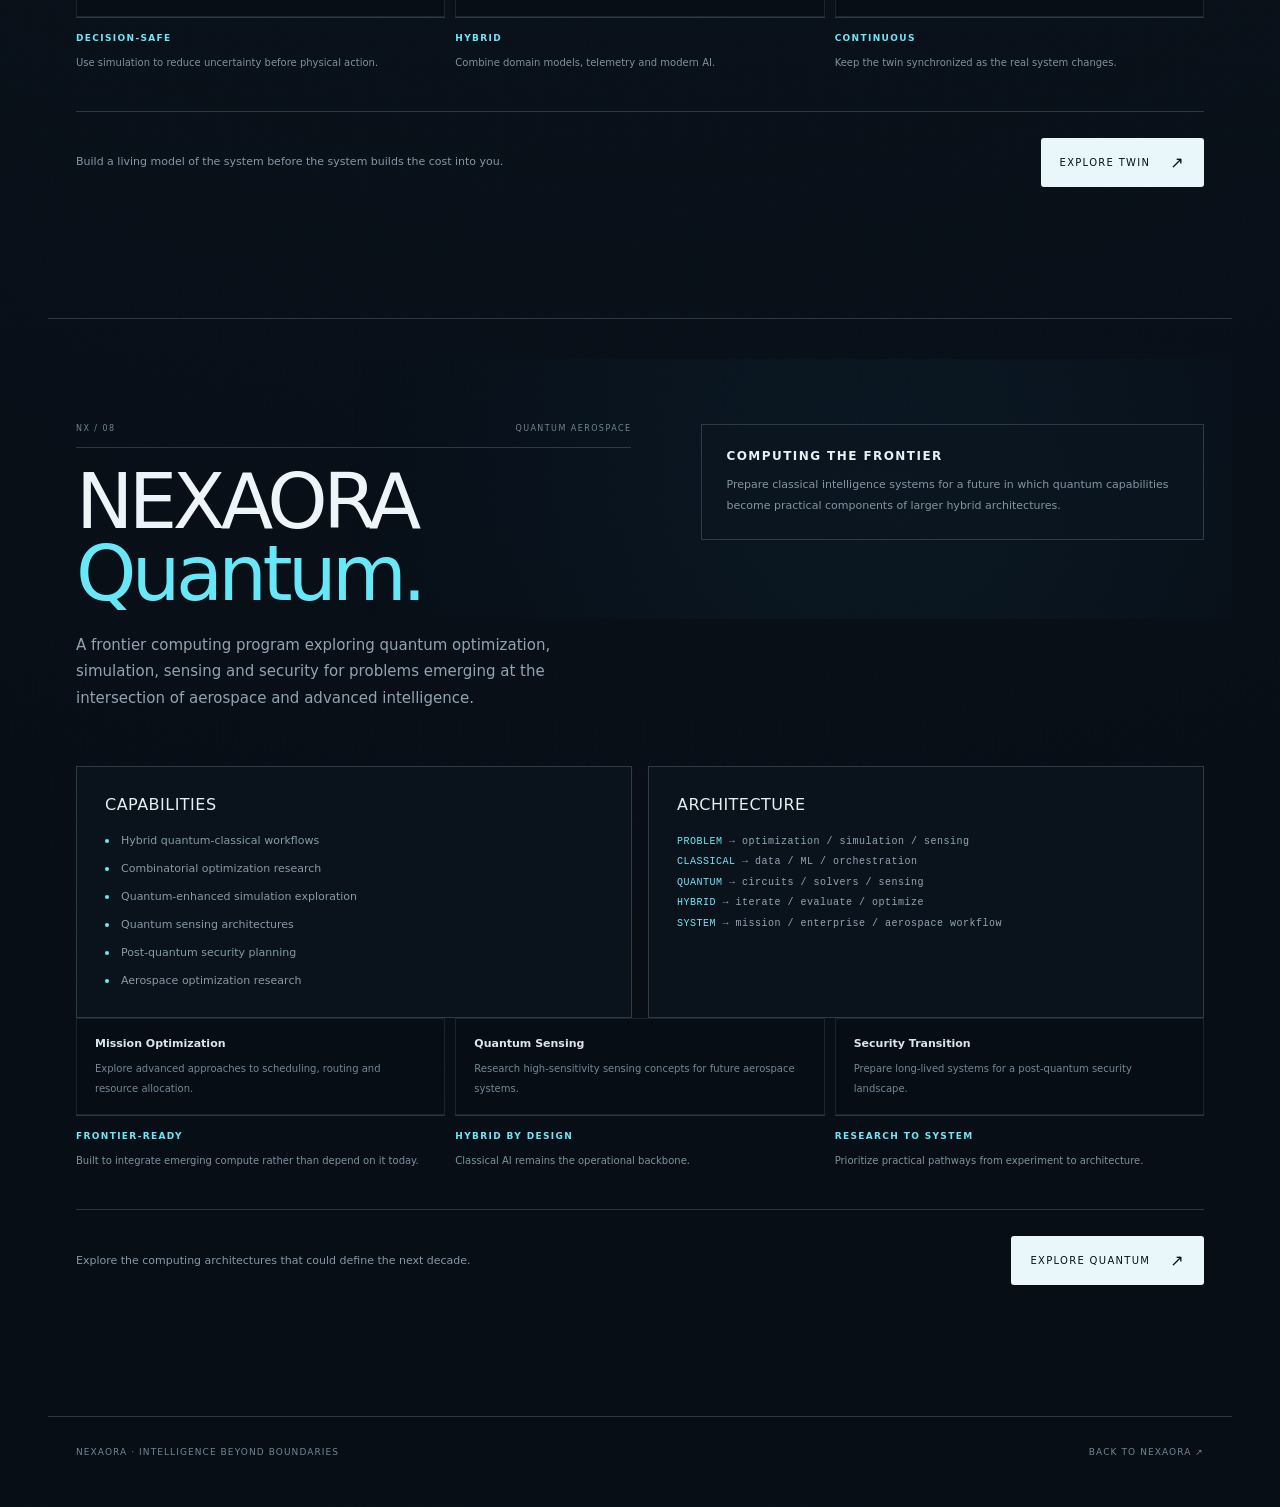
<file: public/products.html>
<!doctype html>
<html lang="en">
<head>
  <meta charset="utf-8">
  <meta name="viewport" content="width=device-width, initial-scale=1">
  <meta name="theme-color" content="#05070b">
  <meta name="description" content="Explore the NEXAORA product portfolio: enterprise intelligence, cognition, autonomy, mission operations, aerospace, edge AI, digital twins and quantum systems.">
  <title>NEXAORA Products — Intelligence Built for What Comes Next.</title>
  <link rel="stylesheet" href="assets/css/style.css">
  <link rel="stylesheet" href="assets/css/section-fixes.css">
  <link rel="icon" href="assets/images/nexaora-x-round.svg" type="image/svg+xml">
  <style>
    .product-page-hero{max-width:1184px;margin:0 auto;padding:150px 28px 90px;position:relative}
    .product-page-hero:before{content:"";position:absolute;width:620px;height:620px;right:-160px;top:80px;background:radial-gradient(circle,rgba(62,170,220,.11),transparent 66%);pointer-events:none}
    .product-page-hero h1{max-width:900px;font-size:clamp(54px,8vw,108px);line-height:.9;letter-spacing:-.065em;font-weight:500;margin:22px 0 28px}
    .product-page-hero h1 em{font-style:normal;color:var(--cyan)}
    .product-page-hero p{max-width:720px;color:var(--muted);font-size:16px;line-height:1.75;margin:0}
    .product-index{max-width:1184px;margin:0 auto;padding:0 28px 70px;display:grid;grid-template-columns:repeat(4,1fr);gap:10px}
    .product-index a{border:1px solid var(--line);padding:16px;color:#91a5b2;font-size:9px;letter-spacing:.13em;text-transform:uppercase;text-decoration:none;transition:.25s}
    .product-index a:hover{border-color:rgba(103,232,249,.5);color:var(--cyan);background:rgba(20,43,55,.4)}
    .product-detail{max-width:1184px;margin:0 auto;padding:105px 28px;border-top:1px solid var(--line);position:relative}
    .product-detail:before{content:"";position:absolute;inset:40px 0 auto;height:260px;background:radial-gradient(circle at 70% 50%,rgba(48,159,211,.06),transparent 65%);pointer-events:none;z-index:-1}
    .product-detail-head{display:grid;grid-template-columns:minmax(0,1.05fr) minmax(300px,.95fr);gap:70px;align-items:start;margin-bottom:55px}
    .product-detail h2{font-size:clamp(42px,6vw,78px);line-height:.94;letter-spacing:-.06em;font-weight:500;margin:18px 0 22px}
    .product-detail h2 em{font-style:normal;color:var(--cyan)}
    .product-detail .intro{color:var(--muted);font-size:15px;line-height:1.75;max-width:620px;margin:0}
    .product-code{display:flex;justify-content:space-between;gap:20px;color:#708793;font-size:8px;letter-spacing:.18em;text-transform:uppercase;border-bottom:1px solid var(--line);padding-bottom:14px}
    .product-callout{border:1px solid var(--line);padding:24px;background:rgba(12,21,31,.78)}
    .product-callout strong{display:block;color:#e6f1f5;font-size:12px;letter-spacing:.12em;margin-bottom:10px}
    .product-callout span{color:#8297a4;font-size:11px;line-height:1.65}
    .product-detail-grid{display:grid;grid-template-columns:repeat(2,1fr);gap:16px}
    .product-block{border:1px solid var(--line);background:rgba(12,21,31,.72);padding:28px;min-height:245px}
    .product-block h3{font-size:16px;font-weight:500;letter-spacing:.03em;margin:0 0 18px;color:#e5eef2}
    .product-block ul{list-style:none;padding:0;margin:0;display:grid;gap:11px}
    .product-block li{color:#879ba7;font-size:11px;line-height:1.55;padding-left:16px;position:relative}
    .product-block li:before{content:"";width:4px;height:4px;border-radius:50%;background:var(--cyan);position:absolute;left:0;top:7px}
    .architecture-line{font-family:monospace;color:#91a9b5;font-size:10px;line-height:2.05;letter-spacing:.05em}
    .architecture-line b{color:var(--cyan);font-weight:400}
    .use-cases{display:grid;grid-template-columns:repeat(3,1fr);gap:10px}
    .use-case{padding:18px;border:1px solid rgba(160,190,210,.13);background:rgba(7,14,21,.7)}
    .use-case strong{display:block;color:#d9e7ed;font-size:11px;margin-bottom:7px}
    .use-case span{color:#738995;font-size:10px;line-height:1.55}
    .product-diff{display:grid;grid-template-columns:repeat(3,1fr);gap:10px}
    .diff{border-top:1px solid var(--line);padding-top:15px}
    .diff b{display:block;color:var(--cyan);font-size:9px;letter-spacing:.15em;margin-bottom:8px}
    .diff span{color:#7e929e;font-size:10px;line-height:1.6}
    .product-cta{margin-top:40px;padding:26px 0;border-top:1px solid var(--line);display:flex;justify-content:space-between;align-items:center;gap:20px}
    .product-cta p{margin:0;color:#8499a5;font-size:11px;max-width:620px;line-height:1.6}
    .product-page-footer{max-width:1184px;margin:0 auto;padding:30px 28px 50px;border-top:1px solid var(--line);display:flex;justify-content:space-between;gap:20px;color:#718795;font-size:9px;letter-spacing:.12em;text-transform:uppercase}
    @media(max-width:900px){.product-page-hero{padding:125px 24px 70px}.product-index{padding:0 24px 50px;grid-template-columns:repeat(2,1fr)}.product-detail{padding:78px 24px}.product-detail-head{grid-template-columns:1fr;gap:30px;margin-bottom:36px}.product-detail-grid{grid-template-columns:1fr}.use-cases,.product-diff{grid-template-columns:1fr}.product-cta{align-items:flex-start;flex-direction:column}.product-page-footer{padding-left:24px;padding-right:24px;flex-direction:column}}
    @media(max-width:560px){.product-page-hero{padding:108px 16px 58px}.product-page-hero h1{font-size:clamp(45px,12vw,64px)}.product-page-hero p{font-size:14px}.product-index{padding:0 16px 35px;grid-template-columns:1fr 1fr}.product-detail{padding:62px 16px}.product-detail h2{font-size:clamp(40px,11vw,56px)}.product-block{padding:22px;min-height:0}.product-page-footer{padding-left:16px;padding-right:16px}}
  </style>
</head>
<body>
  <canvas id="stars" aria-hidden="true"></canvas><div class="noise" aria-hidden="true"></div>
  <header class="site-header">
    <a class="brand" href="index.html#top" aria-label="NEXAORA home"><img class="brand-logo brand-logo-on-dark" src="assets/images/nexaora-logo-on-dark.png" alt="NEXAORA — Intelligence Beyond Boundaries"></a>
    <nav aria-label="Primary navigation"><a href="index.html#products">Home</a><a href="#product-intelligence">Products</a><a href="index.html#intelligence">Intelligence</a><a href="index.html#systems">Systems</a><a href="index.html#labs">Labs</a><a href="index.html#aerospace">Aerospace</a><a href="index.html#quantum">Quantum</a><a href="index.html#company">Company</a></nav>
    <a class="header-cta" href="mailto:hello@nexaora.in">Contact <span>↗</span></a><button class="menu" aria-label="Open navigation" aria-expanded="false"><span></span><span></span></button>
  </header>
  <main>
    <section class="product-page-hero"><span class="kicker">NEXAORA / PRODUCT SYSTEMS</span><h1>Intelligence built for <em>what comes next.</em></h1><p>Eight future-ready product systems spanning enterprise intelligence, advanced cognition, autonomy, mission operations, aerospace, edge computing, digital twins and quantum systems. Each product is designed as a deployable intelligence layer — model-agnostic, secure by architecture and built to evolve.</p></section>
    <nav class="product-index" aria-label="Product portfolio"><a href="#product-intelligence">01 / Intelligence</a><a href="#product-cognition">02 / Cognition</a><a href="#product-autonomous">03 / Autonomous</a><a href="#product-mission">04 / MissionOS</a><a href="#product-aerospace">05 / Aerospace</a><a href="#product-edge">06 / Edge</a><a href="#product-twin">07 / Twin</a><a href="#product-quantum">08 / Quantum</a></nav>

    <section id="product-intelligence" class="product-detail">
      <div class="product-detail-head"><div><div class="product-code"><span>NX / 01</span><span>ENTERPRISE INTELLIGENCE</span></div><h2>NEXAORA <em>Intelligence.</em></h2><p class="intro">A unified intelligence layer that turns organizational data, knowledge and workflows into grounded answers, decisions and governed action. Designed to sit above existing systems rather than replace them.</p></div><div class="product-callout"><strong>THE INTELLIGENCE OPERATING LAYER</strong><span>Connect people, models, enterprise knowledge and tools through one controlled intelligence fabric.</span></div></div>
      <div class="product-detail-grid"><div class="product-block"><h3>CAPABILITIES</h3><ul><li>Multimodal enterprise understanding</li><li>Grounded RAG and knowledge graphs</li><li>Agentic workflow orchestration</li><li>Decision support and recommendations</li><li>Role-aware memory and context</li><li>Evaluation, provenance and observability</li></ul></div><div class="product-block"><h3>ARCHITECTURE</h3><div class="architecture-line"><b>EXPERIENCE</b> → users / APIs / copilots<br><b>ORCHESTRATION</b> → agents / tools / policies<br><b>KNOWLEDGE</b> → RAG / graph / semantic layer<br><b>MODELS</b> → LLM / vision / speech / predictive<br><b>SYSTEMS</b> → cloud / SaaS / data / enterprise APIs</div></div></div>
      <div class="use-cases"><div class="use-case"><strong>Executive Intelligence</strong><span>Turn fragmented enterprise information into traceable decision briefs.</span></div><div class="use-case"><strong>Operations Copilot</strong><span>Assist teams across service, finance, engineering and operations workflows.</span></div><div class="use-case"><strong>Knowledge Automation</strong><span>Transform institutional knowledge into governed, reusable intelligence.</span></div></div>
      <div class="product-diff"><div class="diff"><b>MODEL-AGNOSTIC</b><span>Architecture can evolve as model capabilities change.</span></div><div class="diff"><b>GROUNDED</b><span>Answers and actions are anchored to enterprise context.</span></div><div class="diff"><b>GOVERNED</b><span>Identity, policy, auditability and human control are first-class.</span></div></div>
      <div class="product-cta"><p>Ready to turn enterprise knowledge into an intelligence system?</p><a class="btn primary" href="mailto:hello@nexaora.in?subject=NEXAORA%20Intelligence">Explore Intelligence <span>↗</span></a></div>
    </section>

    <section id="product-cognition" class="product-detail">
      <div class="product-detail-head"><div><div class="product-code"><span>NX / 02</span><span>ADVANCED COGNITION</span></div><h2>NEXAORA <em>Cognition.</em></h2><p class="intro">A reasoning platform for complex work: decomposing goals, maintaining context, evaluating alternatives and coordinating specialized agents across long-running workflows.</p></div><div class="product-callout"><strong>FROM PROMPTS TO LONG-HORIZON REASONING</strong><span>Designed for problems where useful intelligence requires planning, verification and memory — not a single response.</span></div></div>
      <div class="product-detail-grid"><div class="product-block"><h3>CAPABILITIES</h3><ul><li>Long-horizon task decomposition</li><li>Planner / executor / critic patterns</li><li>Persistent task and user memory</li><li>Tool selection and structured execution</li><li>Hypothesis generation and verification</li><li>Confidence and escalation controls</li></ul></div><div class="product-block"><h3>ARCHITECTURE</h3><div class="architecture-line"><b>GOAL</b> → intent / constraints / success criteria<br><b>REASON</b> → planning / retrieval / inference<br><b>VERIFY</b> → critics / evaluators / evidence<br><b>EXECUTE</b> → tools / workflows / APIs<br><b>MEMORY</b> → episodic / semantic / operational state</div></div></div>
      <div class="use-cases"><div class="use-case"><strong>Research Intelligence</strong><span>Explore complex questions, compare evidence and produce structured conclusions.</span></div><div class="use-case"><strong>Engineering Agents</strong><span>Coordinate analysis, testing, documentation and implementation workflows.</span></div><div class="use-case"><strong>Strategic Planning</strong><span>Model scenarios, constraints and alternatives before human approval.</span></div></div>
      <div class="product-diff"><div class="diff"><b>REASONING-FIRST</b><span>Optimized around multi-step cognition rather than chat alone.</span></div><div class="diff"><b>VERIFIABLE</b><span>Intermediate evidence and evaluation can be inspected.</span></div><div class="diff"><b>HUMAN CONTROL</b><span>High-impact actions can require explicit approval.</span></div></div>
      <div class="product-cta"><p>Build agents that can reason through the work, not just describe it.</p><a class="btn primary" href="mailto:hello@nexaora.in?subject=NEXAORA%20Cognition">Explore Cognition <span>↗</span></a></div>
    </section>

    <section id="product-autonomous" class="product-detail">
      <div class="product-detail-head"><div><div class="product-code"><span>NX / 03</span><span>AUTONOMOUS SYSTEMS</span></div><h2>NEXAORA <em>Autonomous.</em></h2><p class="intro">An autonomy stack connecting perception, world models, planning and control for machines that must operate in changing environments with bounded authority.</p></div><div class="product-callout"><strong>REASONING TO ACTION</strong><span>Move intelligence from software interfaces into robotics, vehicles, industrial systems and field operations.</span></div></div>
      <div class="product-detail-grid"><div class="product-block"><h3>CAPABILITIES</h3><ul><li>Multisensor perception and fusion</li><li>World-state estimation</li><li>Task and motion planning</li><li>Simulation-based policy testing</li><li>Safety constraints and policy boundaries</li><li>Edge inference and fleet telemetry</li></ul></div><div class="product-block"><h3>ARCHITECTURE</h3><div class="architecture-line"><b>SENSE</b> → cameras / lidar / telemetry / signals<br><b>UNDERSTAND</b> → perception / world model<br><b>PLAN</b> → goals / routes / constraints<br><b>ACT</b> → control / tools / actuators<br><b>LEARN</b> → simulation / telemetry / evaluation</div></div></div>
      <div class="use-cases"><div class="use-case"><strong>Robotics</strong><span>Coordinate perception and action for intelligent robotic systems.</span></div><div class="use-case"><strong>Industrial Autonomy</strong><span>Optimize repetitive, variable and inspection-heavy field operations.</span></div><div class="use-case"><strong>Autonomous Mobility</strong><span>Support navigation, planning and fleet-level intelligence.</span></div></div>
      <div class="product-diff"><div class="diff"><b>SIMULATION-FIRST</b><span>Test policies before exposing physical systems to risk.</span></div><div class="diff"><b>BOUNDED AUTONOMY</b><span>Authority, constraints and escalation are explicit.</span></div><div class="diff"><b>EDGE-READY</b><span>Designed for latency, connectivity and compute constraints.</span></div></div>
      <div class="product-cta"><p>Take AI beyond the screen and into controlled real-world operation.</p><a class="btn primary" href="mailto:hello@nexaora.in?subject=NEXAORA%20Autonomous">Explore Autonomy <span>↗</span></a></div>
    </section>

    <section id="product-mission" class="product-detail">
      <div class="product-detail-head"><div><div class="product-code"><span>NX / 04</span><span>MISSION OPERATIONS</span></div><h2>NEXAORA <em>MissionOS.</em></h2><p class="intro">An intelligence command layer for complex missions, connecting telemetry, planning, simulation, assets and human operators into one mission-aware operating environment.</p></div><div class="product-callout"><strong>MISSION INTELLIGENCE, NOT JUST MISSION SOFTWARE</strong><span>Continuously synthesize mission state, constraints, anomalies and next-best actions across distributed systems.</span></div></div>
      <div class="product-detail-grid"><div class="product-block"><h3>CAPABILITIES</h3><ul><li>Mission state and event intelligence</li><li>Resource and schedule optimization</li><li>Anomaly detection and triage</li><li>Scenario planning and simulation</li><li>Operator decision support</li><li>Resilient degraded-mode operations</li></ul></div><div class="product-block"><h3>ARCHITECTURE</h3><div class="architecture-line"><b>TELEMETRY</b> → assets / sensors / ground systems<br><b>MISSION GRAPH</b> → state / dependencies / constraints<br><b>INTELLIGENCE</b> → detection / prediction / reasoning<br><b>SIMULATION</b> → scenarios / alternatives / validation<br><b>COMMAND</b> → approved plans / actions / audit</div></div></div>
      <div class="use-cases"><div class="use-case"><strong>Satellite Operations</strong><span>Prioritize events, resources and operator actions across mission timelines.</span></div><div class="use-case"><strong>Critical Infrastructure</strong><span>Coordinate distributed assets under changing operational conditions.</span></div><div class="use-case"><strong>Emergency Response</strong><span>Fuse live information into scenario-aware response planning.</span></div></div>
      <div class="product-diff"><div class="diff"><b>MISSION-AWARE</b><span>Reasoning is grounded in state, constraints and objectives.</span></div><div class="diff"><b>RESILIENT</b><span>Supports degraded connectivity and partial system failure.</span></div><div class="diff"><b>AUDITABLE</b><span>Plans, approvals and actions can be traced end-to-end.</span></div></div>
      <div class="product-cta"><p>Design an intelligence command layer for your next mission.</p><a class="btn primary" href="mailto:hello@nexaora.in?subject=NEXAORA%20MissionOS">Explore MissionOS <span>↗</span></a></div>
    </section>

    <section id="product-aerospace" class="product-detail">
      <div class="product-detail-head"><div><div class="product-code"><span>NX / 05</span><span>AEROSPACE INTELLIGENCE</span></div><h2>NEXAORA <em>Aerospace.</em></h2><p class="intro">Mission-grade intelligence for Earth observation, satellite systems, aerospace operations and autonomous platforms — designed across edge, orbit and ground.</p></div><div class="product-callout"><strong>INTELLIGENCE BEYOND EARTH</strong><span>Connect sensing, inference, planning and operations across environments where bandwidth, power and time are constrained.</span></div></div>
      <div class="product-detail-grid"><div class="product-block"><h3>CAPABILITIES</h3><ul><li>Earth observation analytics</li><li>Satellite tasking intelligence</li><li>Onboard and edge inference</li><li>Mission planning and scheduling</li><li>Autonomous navigation support</li><li>Ground-to-orbit intelligence workflows</li></ul></div><div class="product-block"><h3>ARCHITECTURE</h3><div class="architecture-line"><b>SENSE</b> → payloads / EO / telemetry<br><b>EDGE</b> → onboard inference / filtering<br><b>GROUND</b> → fusion / knowledge / orchestration<br><b>MISSION</b> → planning / optimization / command<br><b>ORBIT</b> → autonomous execution / feedback</div></div></div>
      <div class="use-cases"><div class="use-case"><strong>Earth Observation</strong><span>Detect, classify and prioritize changes across large geospatial datasets.</span></div><div class="use-case"><strong>Satellite Tasking</strong><span>Optimize observation schedules against mission constraints.</span></div><div class="use-case"><strong>Space Operations</strong><span>Support operators with mission-state intelligence and anomaly triage.</span></div></div>
      <div class="product-diff"><div class="diff"><b>EDGE + ORBIT</b><span>Architecture accounts for constrained compute and connectivity.</span></div><div class="diff"><b>MISSION-GRADE</b><span>Reliability, traceability and human authority are explicit.</span></div><div class="diff"><b>FUTURE-READY</b><span>Designed to absorb better models and new sensors over time.</span></div></div>
      <div class="product-cta"><p>Build intelligence that operates where ordinary cloud systems cannot.</p><a class="btn primary" href="mailto:hello@nexaora.in?subject=NEXAORA%20Aerospace">Explore Aerospace <span>↗</span></a></div>
    </section>

    <section id="product-edge" class="product-detail">
      <div class="product-detail-head"><div><div class="product-code"><span>NX / 06</span><span>EDGE INTELLIGENCE</span></div><h2>NEXAORA <em>Edge.</em></h2><p class="intro">A deployment layer for intelligence that must run close to the signal, device or machine — reducing latency, protecting sensitive data and remaining useful when connectivity disappears.</p></div><div class="product-callout"><strong>INTELLIGENCE WHERE THE DATA LIVES</strong><span>Bring perception, inference and decision support to constrained environments without making the cloud a hard dependency.</span></div></div>
      <div class="product-detail-grid"><div class="product-block"><h3>CAPABILITIES</h3><ul><li>Low-latency multimodal inference</li><li>Offline and intermittent-connectivity operation</li><li>Model compression and optimization</li><li>Device policy and fleet management</li><li>Secure local data processing</li><li>Telemetry and remote observability</li></ul></div><div class="product-block"><h3>ARCHITECTURE</h3><div class="architecture-line"><b>DEVICE</b> → sensors / cameras / local data<br><b>EDGE RUNTIME</b> → models / agents / policies<br><b>LOCAL MEMORY</b> → state / cache / context<br><b>CONTROL</b> → actions / constraints / safety<br><b>CLOUD</b> → fleet / updates / analytics when available</div></div></div>
      <div class="use-cases"><div class="use-case"><strong>Industrial Edge</strong><span>Run inspection and decision intelligence beside production systems.</span></div><div class="use-case"><strong>Remote Operations</strong><span>Maintain useful intelligence where networks are unreliable.</span></div><div class="use-case"><strong>Robotics</strong><span>Reduce response time by moving perception and planning closer to the machine.</span></div></div>
      <div class="product-diff"><div class="diff"><b>LOW LATENCY</b><span>Designed around local response rather than round trips.</span></div><div class="diff"><b>PRIVACY-AWARE</b><span>Keep sensitive signals local when architecture requires it.</span></div><div class="diff"><b>FLEET-READY</b><span>Manage many intelligent endpoints as one operational system.</span></div></div>
      <div class="product-cta"><p>Deploy intelligence where milliseconds, privacy and resilience matter.</p><a class="btn primary" href="mailto:hello@nexaora.in?subject=NEXAORA%20Edge">Explore Edge <span>↗</span></a></div>
    </section>

    <section id="product-twin" class="product-detail">
      <div class="product-detail-head"><div><div class="product-code"><span>NX / 07</span><span>DIGITAL TWINS</span></div><h2>NEXAORA <em>Twin.</em></h2><p class="intro">A simulation and digital-twin platform for understanding complex systems before changing them in the physical world — combining live state, physics, AI models and scenario generation.</p></div><div class="product-callout"><strong>SIMULATE BEFORE YOU COMMIT</strong><span>Turn expensive real-world experimentation into a repeatable intelligence loop for design, operations and autonomy.</span></div></div>
      <div class="product-detail-grid"><div class="product-block"><h3>CAPABILITIES</h3><ul><li>System and asset digital twins</li><li>Scenario generation and what-if analysis</li><li>Physics + AI hybrid simulation</li><li>Policy testing and validation</li><li>Predictive maintenance intelligence</li><li>Live telemetry synchronization</li></ul></div><div class="product-block"><h3>ARCHITECTURE</h3><div class="architecture-line"><b>REAL SYSTEM</b> → telemetry / events / state<br><b>TWIN</b> → geometry / physics / dependencies<br><b>AI</b> → prediction / agents / optimization<br><b>SCENARIO</b> → variables / failures / objectives<br><b>DECISION</b> → compare / validate / approve / deploy</div></div></div>
      <div class="use-cases"><div class="use-case"><strong>Predictive Maintenance</strong><span>Evaluate failure scenarios and prioritize intervention before downtime.</span></div><div class="use-case"><strong>Autonomy Validation</strong><span>Test policies against edge cases before physical deployment.</span></div><div class="use-case"><strong>Systems Engineering</strong><span>Explore architecture trade-offs before committing capital or hardware.</span></div></div>
      <div class="product-diff"><div class="diff"><b>DECISION-SAFE</b><span>Use simulation to reduce uncertainty before physical action.</span></div><div class="diff"><b>HYBRID</b><span>Combine domain models, telemetry and modern AI.</span></div><div class="diff"><b>CONTINUOUS</b><span>Keep the twin synchronized as the real system changes.</span></div></div>
      <div class="product-cta"><p>Build a living model of the system before the system builds the cost into you.</p><a class="btn primary" href="mailto:hello@nexaora.in?subject=NEXAORA%20Twin">Explore Twin <span>↗</span></a></div>
    </section>

    <section id="product-quantum" class="product-detail">
      <div class="product-detail-head"><div><div class="product-code"><span>NX / 08</span><span>QUANTUM AEROSPACE</span></div><h2>NEXAORA <em>Quantum.</em></h2><p class="intro">A frontier computing program exploring quantum optimization, simulation, sensing and security for problems emerging at the intersection of aerospace and advanced intelligence.</p></div><div class="product-callout"><strong>COMPUTING THE FRONTIER</strong><span>Prepare classical intelligence systems for a future in which quantum capabilities become practical components of larger hybrid architectures.</span></div></div>
      <div class="product-detail-grid"><div class="product-block"><h3>CAPABILITIES</h3><ul><li>Hybrid quantum-classical workflows</li><li>Combinatorial optimization research</li><li>Quantum-enhanced simulation exploration</li><li>Quantum sensing architectures</li><li>Post-quantum security planning</li><li>Aerospace optimization research</li></ul></div><div class="product-block"><h3>ARCHITECTURE</h3><div class="architecture-line"><b>PROBLEM</b> → optimization / simulation / sensing<br><b>CLASSICAL</b> → data / ML / orchestration<br><b>QUANTUM</b> → circuits / solvers / sensing<br><b>HYBRID</b> → iterate / evaluate / optimize<br><b>SYSTEM</b> → mission / enterprise / aerospace workflow</div></div></div>
      <div class="use-cases"><div class="use-case"><strong>Mission Optimization</strong><span>Explore advanced approaches to scheduling, routing and resource allocation.</span></div><div class="use-case"><strong>Quantum Sensing</strong><span>Research high-sensitivity sensing concepts for future aerospace systems.</span></div><div class="use-case"><strong>Security Transition</strong><span>Prepare long-lived systems for a post-quantum security landscape.</span></div></div>
      <div class="product-diff"><div class="diff"><b>FRONTIER-READY</b><span>Built to integrate emerging compute rather than depend on it today.</span></div><div class="diff"><b>HYBRID BY DESIGN</b><span>Classical AI remains the operational backbone.</span></div><div class="diff"><b>RESEARCH TO SYSTEM</b><span>Prioritize practical pathways from experiment to architecture.</span></div></div>
      <div class="product-cta"><p>Explore the computing architectures that could define the next decade.</p><a class="btn primary" href="mailto:hello@nexaora.in?subject=NEXAORA%20Quantum">Explore Quantum <span>↗</span></a></div>
    </section>
  </main>
  <footer class="product-page-footer"><span>NEXAORA · Intelligence Beyond Boundaries</span><a href="index.html#top">Back to NEXAORA ↗</a></footer>
  <script src="assets/js/main.js"></script>
</body>
</html>
</file>
<file: public/assets/css/style.css>
:root{--bg:#05070b;--panel:#0a1018;--line:rgba(160,190,210,.16);--text:#edf5f8;--muted:#91a4b2;--cyan:#67e8f9;--blue:#4da3ff;--green:#8df6c2;--max:1240px;--header:82px}*{box-sizing:border-box}html{scroll-behavior:smooth;scroll-padding-top:100px}body{margin:0;background:var(--bg);color:var(--text);font-family:Inter,ui-sans-serif,system-ui,-apple-system,BlinkMacSystemFont,"Segoe UI",sans-serif;overflow-x:hidden;-webkit-font-smoothing:antialiased}a{color:inherit;text-decoration:none}button{font:inherit}::selection{background:rgba(103,232,249,.2);color:#fff}.noise{position:fixed;inset:0;pointer-events:none;opacity:.02;z-index:50;background-image:url("data:image/svg+xml,%3Csvg xmlns='http://www.w3.org/2000/svg' width='160' height='160'%3E%3Cfilter id='n'%3E%3CfeTurbulence baseFrequency='.8' numOctaves='3'/%3E%3C/filter%3E%3Crect width='100%25' height='100%25' filter='url(%23n)'/%3E%3C/svg%3E")}#stars{position:fixed;inset:0;width:100%;height:100%;z-index:-1;opacity:.5;pointer-events:none}.site-header{height:var(--header);position:fixed;inset:0 0 auto;z-index:40;display:flex;align-items:center;justify-content:space-between;padding:0 max(28px,calc((100vw - var(--max))/2));background:linear-gradient(180deg,rgba(5,7,11,.97),rgba(5,7,11,.72),transparent);backdrop-filter:blur(14px);-webkit-backdrop-filter:blur(14px)}.brand{display:flex;align-items:center;flex:none}.brand-logo{display:block;width:190px;height:auto;max-height:58px;object-fit:contain;object-position:left center}.brand-logo-on-dark{content:url("../images/nexaora-logo-on-dark.png")}nav{display:flex;align-items:center;gap:24px;font-size:10px;text-transform:uppercase;letter-spacing:.12em;color:#a8b7c2}nav a{position:relative;padding:10px 0;transition:color .2s}nav a:hover,nav a:focus-visible{color:var(--cyan)}nav a:after{content:"";position:absolute;left:0;right:100%;bottom:4px;height:1px;background:var(--cyan);transition:right .2s}nav a:hover:after,nav a:focus-visible:after{right:0}.header-cta{border:1px solid var(--line);padding:11px 15px;border-radius:3px;font-size:10px;letter-spacing:.12em;text-transform:uppercase;transition:.25s}.header-cta:hover,.header-cta:focus-visible{border-color:rgba(103,232,249,.3);box-shadow:0 0 28px rgba(103,232,249,.08)}.header-cta span{color:var(--cyan);margin-left:8px}.menu{display:none;background:none;border:0;padding:10px;cursor:pointer}.menu span{display:block;width:24px;height:1px;background:#dce9ef;margin:6px}.hero{min-height:100vh;position:relative}.hero-approved{max-width:none;overflow:hidden;display:flex;align-items:center;padding:140px max(28px,calc((100vw - var(--max))/2)) 88px;background:radial-gradient(circle at 78% 52%,rgba(36,126,184,.16),transparent 25%),linear-gradient(90deg,#03070c,#06111a 50%,#02070c)}.hero-approved:before{content:"";position:absolute;inset:0;background:linear-gradient(90deg,rgba(3,7,12,.97),rgba(3,7,12,.72) 43%,rgba(3,7,12,.12) 75%,rgba(3,7,12,.7));z-index:1;pointer-events:none}.hero-grid{position:absolute;inset:0;opacity:.12;background-image:linear-gradient(var(--line) 1px,transparent 1px),linear-gradient(90deg,var(--line) 1px,transparent 1px);background-size:80px 80px;mask-image:linear-gradient(to right,black,transparent 82%);-webkit-mask-image:linear-gradient(to right,black,transparent 82%)}.hero-copy{width:min(670px,63vw);position:relative;z-index:3}.eyebrow,.kicker{font-size:10px;letter-spacing:.19em;color:#8198a8;text-transform:uppercase}.eyebrow span{display:inline-block;width:7px;height:7px;border-radius:50%;background:var(--cyan);box-shadow:0 0 15px var(--cyan);margin-right:9px}.hero h1{font-size:clamp(52px,6.4vw,88px);line-height:.94;letter-spacing:-.065em;font-weight:500;margin:25px 0;color:#f5f8fb}.hero h1 em,.section h2 em,.contact-card h2 em{font-style:normal;color:transparent;-webkit-text-stroke:1px #91a9ba}.hero-lead{max-width:620px;color:var(--muted);font-size:15px;line-height:1.8}.hero-lead strong{color:#dbe7ef;font-weight:500}.hero-actions{display:flex;gap:12px;margin-top:32px}.btn{display:inline-flex;align-items:center;justify-content:center;gap:20px;padding:15px 19px;border-radius:3px;font-size:10px;letter-spacing:.13em;text-transform:uppercase;transition:transform .25s,box-shadow .25s,border-color .25s}.btn.primary{background:#e9f7fb;color:#061018}.btn.primary:hover,.btn.primary:focus-visible{box-shadow:0 0 35px rgba(103,232,249,.25);transform:translateY(-2px)}.btn.ghost{border:1px solid var(--line);color:#b9c7d0}.btn.ghost:hover,.btn.ghost:focus-visible{border-color:rgba(103,232,249,.3);transform:translateY(-2px)}.btn span{font-size:16px}.hero-earth{position:absolute;right:-35px;top:50%;width:min(700px,58vw);height:min(700px,58vw);transform:translateY(-50%);border-radius:50%;z-index:2;background:radial-gradient(circle at 38% 31%,rgba(79,183,233,.48),transparent 18%),radial-gradient(circle at 46% 45%,#0b3852,#082238 30%,#06121f 58%,#02070b 76%);box-shadow:-25px 25px 90px rgba(0,0,0,.8),inset -75px -45px 120px rgba(0,0,0,.92),0 0 80px rgba(41,159,220,.12)}.hero-earth:before{content:"";position:absolute;inset:7%;border-radius:50%;background:repeating-linear-gradient(25deg,transparent 0 15px,rgba(75,186,226,.07) 16px 18px,transparent 19px 33px),repeating-linear-gradient(105deg,transparent 0 27px,rgba(74,155,204,.06) 28px 31px,transparent 32px 52px)}.hero-earth:after{content:"";position:absolute;inset:-9%;border:1px solid rgba(85,202,244,.28);border-left-color:transparent;border-radius:50%;transform:rotate(-18deg) scaleY(.33)}.earth-land{position:absolute;inset:17% 12%;border-radius:50%;background:radial-gradient(ellipse at 48% 40%,rgba(64,166,201,.3),transparent 40%),linear-gradient(140deg,transparent 32%,rgba(35,125,151,.22) 34% 43%,transparent 45%);filter:blur(7px)}.earth-glow{position:absolute;inset:-2%;border-radius:50%;border:1px solid rgba(98,218,255,.22)}.hero-orbit,.hero-orbit-two{position:absolute;border:1px solid rgba(102,214,255,.18);border-radius:50%;animation:spin 18s linear infinite}.hero-orbit{inset:-9%;transform:rotate(-20deg) scaleY(.34)}.hero-orbit-two{inset:-16%;transform:rotate(30deg) scaleY(.28);animation-duration:28s}.hero-orbit:after{content:"";position:absolute;width:7px;height:7px;border-radius:50%;background:var(--cyan);box-shadow:0 0 20px 5px rgba(98,234,255,.5);left:19%;top:14%}.hero-side-label{position:absolute;right:2.5%;top:25%;z-index:4;color:#8ca9b9;font-size:10px;line-height:1.25;letter-spacing:.19em;text-transform:uppercase}.hero-side-label b{display:block;color:#e6f3f8;font-size:14px;letter-spacing:.18em;font-weight:500;margin:2px 0 9px}.hero-side-label span{display:block}.hero-side-label .cyan{color:var(--cyan)}.hero-pillars{display:grid;grid-template-columns:repeat(4,1fr);gap:12px;max-width:700px;margin-top:48px;padding-top:18px;border-top:1px solid var(--line);position:relative;z-index:4}.hero-pillar{min-height:60px}.hero-pillar i{display:block;width:22px;height:22px;border:1px solid rgba(98,234,255,.45);border-radius:50%;margin-bottom:9px}.hero-pillar:nth-child(2) i{border-radius:3px;transform:rotate(45deg)}.hero-pillar:nth-child(3) i{border-radius:0;transform:rotate(45deg);width:18px;height:18px;margin:2px 0 11px 2px}.hero-pillar:nth-child(4) i{border-radius:2px}.hero-pillar strong{display:block;font-size:9px;letter-spacing:.12em;text-transform:uppercase;color:#d2e1e8;font-weight:500}.hero-pillar span{display:block;margin-top:4px;color:#617988;font-size:8px}.hero-footer{position:absolute;z-index:4;bottom:27px;left:max(28px,calc((100vw - var(--max))/2));right:max(28px,calc((100vw - var(--max))/2));display:flex;justify-content:space-between;color:#526a79;font-size:9px;letter-spacing:.17em}.section{max-width:var(--max);margin:auto;padding:130px 28px}.section-head{display:flex;justify-content:space-between;gap:60px;margin-bottom:55px}.section-head>div{max-width:700px}.section h2{font-size:clamp(42px,5.5vw,72px);line-height:.98;letter-spacing:-.05em;font-weight:500;margin:18px 0 0}.section-head>p{max-width:400px;color:var(--muted);line-height:1.75;font-size:14px;margin-top:35px}.product-grid{display:grid;grid-template-columns:repeat(2,1fr);gap:12px}.product-card{position:relative;min-height:360px;border:1px solid var(--line);background:linear-gradient(145deg,rgba(13,22,32,.96),rgba(6,10,16,.92));padding:30px;display:flex;flex-direction:column;justify-content:space-between;overflow:hidden;transition:transform .3s,border-color .3s,box-shadow .3s}.product-card:before{content:"";position:absolute;width:240px;height:240px;right:-100px;top:-100px;border:1px solid rgba(103,232,249,.12);border-radius:50%;box-shadow:0 0 0 35px rgba(103,232,249,.025),0 0 0 70px rgba(103,232,249,.018)}.product-card:hover{transform:translateY(-5px);border-color:rgba(103,232,249,.34);box-shadow:0 18px 60px rgba(0,0,0,.25)}.product-feature{min-height:420px;background:radial-gradient(circle at 85% 30%,rgba(77,163,255,.12),transparent 35%),linear-gradient(145deg,rgba(13,24,35,.98),rgba(5,10,16,.94))}.product-top,.case-meta{display:flex;justify-content:space-between;align-items:center;font-size:8px;letter-spacing:.17em;color:#6e8493;position:relative;z-index:1}.product-top b,.case-meta b{font-weight:500;color:var(--cyan)}.product-card h3{font-size:30px;line-height:1.05;font-weight:500;margin:25px 0 14px;position:relative}.product-card p{max-width:580px;color:var(--muted);font-size:13px;line-height:1.75;position:relative}.product-card ul{list-style:none;padding:0;margin:24px 0 0;border-top:1px solid var(--line);position:relative}.product-card li{padding:12px 0;border-bottom:1px solid rgba(160,190,210,.08);font-size:10px;color:#aabcc6;letter-spacing:.08em}.product-card>a,.case-card>a{font-size:8px;letter-spacing:.17em;color:#bcd0da;position:relative}.product-card>a:hover,.case-card>a:hover{color:var(--cyan)}.product-flow{display:flex;align-items:center;gap:12px;margin-top:30px;color:#9eb2bf;font-size:8px;letter-spacing:.14em}.product-flow i{font-style:normal;color:var(--cyan);font-size:14px}.intelligence-stack{border:1px solid var(--line);background:linear-gradient(145deg,rgba(13,22,32,.95),rgba(6,10,16,.9));padding:30px;position:relative;overflow:hidden}.stack-label{font-size:9px;color:var(--cyan);letter-spacing:.18em}.stack-flow{display:flex;align-items:center;justify-content:space-between;gap:12px;margin:45px 0 35px;font-size:clamp(12px,1.5vw,18px);letter-spacing:.12em}.stack-flow span{white-space:nowrap}.stack-flow b{font-weight:300;color:var(--cyan)}.stack-sub{font-size:8px;letter-spacing:.15em;color:#607586}.capability-grid{display:grid;grid-template-columns:repeat(4,1fr);gap:12px;margin-top:12px}.capability,.lab-card,.principle{position:relative;border:1px solid var(--line);background:linear-gradient(145deg,rgba(13,20,29,.94),rgba(7,11,17,.92));padding:28px;min-height:280px;transition:transform .3s,border-color .3s}.capability:hover,.lab-card:hover,.principle:hover{border-color:rgba(103,232,249,.35);transform:translateY(-4px)}.cap-index{position:absolute;top:23px;right:24px;color:#445463;font-size:9px}.icon{font-size:28px;color:var(--cyan);margin:30px 0 40px}.capability h3,.lab-card h3{font-size:21px;font-weight:500;margin:0 0 12px}.capability p,.lab-card p,.principle p{font-size:12px;line-height:1.7;color:var(--muted)}.tag{position:absolute;bottom:22px;left:28px;font-size:8px;color:#6d8191;letter-spacing:.18em}.architecture{border:1px solid var(--line);background:radial-gradient(circle at 50% 42%,rgba(77,163,255,.12),transparent 38%),#070c12;padding:38px;display:flex;flex-direction:column;align-items:center;gap:14px;position:relative;overflow:hidden}.arch-node{width:min(720px,100%);border:1px solid var(--line);padding:18px 22px;background:rgba(9,15,22,.88);display:flex;align-items:center;justify-content:space-between;gap:20px}.arch-node small{color:var(--cyan);font-size:8px;letter-spacing:.16em}.arch-node strong{font-size:14px;font-weight:500}.arch-node em{font-style:normal;color:#627787;font-size:9px}.arch-line{height:22px;border-left:1px solid rgba(103,232,249,.35)}.arch-branches{width:min(720px,100%);display:grid;grid-template-columns:repeat(3,1fr);gap:8px}.arch-branches span{border:1px dashed rgba(103,232,249,.18);padding:12px;text-align:center;color:#8297a6;font-size:9px}.arch-metric{width:min(720px,100%);border-top:1px solid var(--line);padding-top:16px;display:flex;justify-content:space-between;color:#607586;font-size:9px}.arch-metric b{color:var(--green);letter-spacing:.12em}.case-grid{display:grid;grid-template-columns:repeat(3,1fr);gap:12px}.case-card{position:relative;min-height:500px;border:1px solid var(--line);background:linear-gradient(145deg,rgba(13,20,29,.96),rgba(6,10,16,.93));padding:28px;display:flex;flex-direction:column;overflow:hidden;transition:transform .3s,border-color .3s}.case-card:hover{transform:translateY(-5px);border-color:rgba(103,232,249,.34)}.case-visual{height:135px;margin:25px 0 30px;border:1px solid rgba(103,232,249,.13);background:radial-gradient(circle at 50% 50%,rgba(103,232,249,.08),transparent 65%);display:flex;align-items:center;justify-content:center;gap:8px;position:relative;overflow:hidden}.case-visual:before{content:"";position:absolute;inset:25px 10%;border-top:1px dashed rgba(103,232,249,.2);border-bottom:1px dashed rgba(103,232,249,.12);transform:skewX(-18deg)}.case-visual span{font-size:7px;letter-spacing:.14em;color:#a4b8c3;z-index:1}.case-visual i{font-style:normal;color:var(--cyan);z-index:1}.cv-two{background:radial-gradient(circle at 70% 40%,rgba(77,163,255,.12),transparent 45%)}.cv-three{background:radial-gradient(circle at 35% 60%,rgba(103,232,249,.1),transparent 45%)}.case-card h3{font-size:24px;line-height:1.1;font-weight:500;margin:0 0 12px}.case-card p{font-size:12px;line-height:1.75;color:var(--muted);margin:0}.case-stack{display:flex;flex-wrap:wrap;gap:7px;margin:22px 0;border-top:1px solid var(--line);padding-top:16px}.case-stack span{font-size:7px;letter-spacing:.12em;color:#718695;border:1px solid rgba(160,190,210,.12);padding:6px 7px}.case-card>a{margin-top:auto}.case-note{margin:20px 0 0;color:#536977;font-size:9px;line-height:1.6;letter-spacing:.03em}.lab-grid{display:grid;grid-template-columns:repeat(3,1fr);gap:12px}.lab-card{min-height:300px}.lab-card>span{font-size:8px;color:var(--cyan);letter-spacing:.16em}.lab-card h3{font-size:27px;margin-top:75px}.lab-card b{position:absolute;bottom:25px;right:28px;color:#b9cbd4;font-size:8px;letter-spacing:.15em}.aerospace{display:grid;grid-template-columns:1.05fr .95fr;gap:90px;align-items:center}.aerospace-visual{height:570px;border:1px solid var(--line);position:relative;overflow:hidden;background:radial-gradient(circle at 50% 48%,rgba(67,183,235,.16),transparent 38%),#03070b}.planet{position:absolute;width:500px;height:500px;left:50%;top:50%;transform:translate(-50%,-50%);border-radius:50%;background:radial-gradient(circle at 35% 30%,#1a5675,#08243a 45%,#02080d 72%);box-shadow:inset -55px -35px 100px #000,0 0 70px rgba(45,177,230,.1)}.aero-orbit{position:absolute;inset:12%;border:1px solid rgba(103,232,249,.2);border-radius:50%;transform:rotate(22deg) scaleY(.28);animation:spin 25s linear infinite}.a2{inset:20%;transform:rotate(-25deg) scaleY(.42);animation-duration:18s}.telemetry{position:absolute;left:28px;bottom:28px;border-left:2px solid var(--cyan);padding:8px 0 8px 14px;background:rgba(3,7,11,.65)}.telemetry span,.telemetry small{display:block;font-size:8px;letter-spacing:.16em;color:var(--cyan)}.telemetry b{display:block;font-size:24px;line-height:1;margin:12px 0}.telemetry small{color:#607586}.aerospace-copy h2{font-size:clamp(45px,5vw,68px);line-height:.96;letter-spacing:-.055em;margin:18px 0 25px}.aerospace-copy>p{color:var(--muted);line-height:1.8;font-size:14px}.aero-list{border-top:1px solid var(--line);margin-top:35px}.aero-list div{display:grid;grid-template-columns:40px 1fr;padding:15px 0;border-bottom:1px solid var(--line);font-size:11px}.aero-list b{color:var(--cyan);font-weight:400}.quantum{text-align:center}.quantum .section-head{ text-align:left}.quantum-core{height:560px;border:1px solid var(--line);position:relative;overflow:hidden;background:radial-gradient(circle at center,rgba(103,232,249,.09),transparent 35%),#03070b;display:grid;place-items:center}.q-ring{position:absolute;border:1px solid rgba(103,232,249,.2);border-radius:50%;animation:spin 24s linear infinite}.r1{width:260px;height:520px;transform:rotate(35deg)}.r2{width:390px;height:390px;transform:rotate(-28deg);animation-duration:30s}.r3{width:540px;height:240px;transform:rotate(18deg);animation-duration:38s}.q-core{width:120px;height:120px;border-radius:50%;display:grid;place-items:center;background:radial-gradient(circle,#12394b,#061019 70%);border:1px solid rgba(103,232,249,.4);box-shadow:0 0 60px rgba(103,232,249,.14);font-size:22px;letter-spacing:.08em}.q-core span{font-size:7px;color:var(--cyan)}.q-label{position:absolute;font-size:8px;letter-spacing:.16em;color:#8097a5}.q1{top:17%;left:15%}.q2{top:22%;right:13%}.q3{bottom:18%;left:17%}.q4{bottom:21%;right:15%}.factory{border:1px solid var(--line);padding:24px;display:flex;align-items:stretch;gap:10px;background:#070c12}.factory-step{flex:1;padding:20px 14px;border:1px solid rgba(160,190,210,.1);min-height:130px}.factory-step b{display:block;color:var(--cyan);font-size:8px}.factory-step strong{display:block;font-size:14px;margin:18px 0 8px}.factory-step span{font-size:8px;color:#607586}.factory>i{align-self:center;color:var(--cyan);font-style:normal}.principles{display:grid;grid-template-columns:repeat(4,1fr);gap:12px;margin-top:12px}.principle{min-height:230px}.principle>b{color:var(--cyan);font-size:9px}.principle h3{font-size:19px;font-weight:500;margin-top:45px}.vision{display:grid;grid-template-columns:.6fr 1.4fr;gap:60px;align-items:center;min-height:700px}.vision-mark{font-size:240px;line-height:1;color:transparent;-webkit-text-stroke:1px rgba(103,232,249,.2);text-align:center}.vision-copy h2{font-size:clamp(52px,6vw,82px);line-height:.94;letter-spacing:-.06em;margin:18px 0 25px}.vision-copy>p{max-width:600px;color:var(--muted);line-height:1.8}.vision-grid{display:grid;grid-template-columns:1fr 1fr;gap:12px;margin-top:45px;color:#738896;font-size:9px;letter-spacing:.15em}.mission{max-width:none;padding-left:28px;padding-right:28px}.mission-card{max-width:1184px;margin:auto;padding:100px 8%;border:1px solid var(--line);background:radial-gradient(circle at 70% 50%,rgba(77,163,255,.12),transparent 38%),linear-gradient(120deg,#070c12,#0a131d)}.mission-card h2{font-size:clamp(45px,6vw,78px);line-height:.95;letter-spacing:-.055em;font-weight:500;margin:22px 0 55px}.mission-meta,.contact-meta{display:flex;justify-content:space-between;border-top:1px solid var(--line);padding-top:18px;color:#5f7583;font-size:8px;letter-spacing:.16em}.contact{text-align:center}.contact-card{padding:120px 20px;border-top:1px solid var(--line);border-bottom:1px solid var(--line)}.contact-card h2{font-size:clamp(48px,6.5vw,86px);line-height:.94;letter-spacing:-.06em;font-weight:500;margin:22px 0}.contact-card p{color:var(--muted);margin:0 auto 32px;max-width:520px;line-height:1.7}.contact-meta{margin-top:50px}.reveal{opacity:0;transform:translateY(22px);transition:opacity .7s ease,transform .7s ease}.reveal.visible{opacity:1;transform:none}@keyframes spin{to{transform:rotate(360deg)}}@media(max-width:1100px){nav{gap:15px}.header-cta{display:none}.brand-logo{width:165px}.hero-earth{right:-120px;width:620px;height:620px}.hero-copy{width:65vw}.capability-grid{grid-template-columns:repeat(2,1fr)}.aerospace{gap:40px}.case-grid{grid-template-columns:1fr 1fr}.case-card:last-child{grid-column:1/-1}.product-grid{grid-template-columns:1fr 1fr}}@media(max-width:900px){:root{--header:72px}.site-header{padding:0 20px}.site-header nav{display:none;position:absolute;top:72px;left:12px;right:12px;flex-direction:column;align-items:stretch;gap:0;padding:10px 18px;background:rgba(5,7,11,.98);border:1px solid var(--line);backdrop-filter:blur(14px)}.site-header nav.mobile-open{display:flex}.site-header nav a{padding:14px 0;border-bottom:1px solid rgba(160,190,210,.08)}.menu{display:block}.hero-approved{padding:130px 20px 90px;min-height:820px}.hero-copy{width:min(720px,100%)}.hero-earth{opacity:.55;right:-230px;width:650px;height:650px}.hero-side-label{display:none}.hero-footer{left:20px;right:20px}.hero-footer span:nth-child(2){display:none}.section{padding:100px 20px}.section-head{display:block;margin-bottom:42px}.section-head>p{margin-top:24px}.product-grid,.case-grid{grid-template-columns:1fr}.case-card:last-child{grid-column:auto}.architecture{padding:25px 14px}.arch-node{align-items:flex-start;flex-direction:column}.arch-branches{grid-template-columns:1fr}.aerospace{grid-template-columns:1fr;gap:45px}.aerospace-visual{height:480px}.planet{width:410px;height:410px}.factory{flex-direction:column}.factory>i{transform:rotate(90deg);align-self:center}.principles{grid-template-columns:1fr 1fr}.vision{grid-template-columns:1fr;min-height:auto}.vision-mark{font-size:150px}.mission-card{padding:75px 28px}.mission-meta,.contact-meta{display:block}.mission-meta span,.contact-meta span{display:block;margin-bottom:10px}}@media(max-width:560px){.brand-logo{width:145px}.hero-approved{min-height:760px;padding-top:120px}.hero h1{font-size:clamp(44px,13vw,62px)}.hero-lead{font-size:13px}.hero-actions{flex-direction:column;align-items:stretch}.hero-pillars{grid-template-columns:1fr 1fr;gap:18px;margin-top:35px}.hero-footer{font-size:7px}.hero-footer span:first-child{display:none}.section{padding:80px 16px}.section h2{font-size:clamp(40px,12vw,58px)}.section-head>p{font-size:13px}.product-card{min-height:340px;padding:24px}.product-feature{min-height:390px}.product-card h3{font-size:26px}.product-flow{flex-wrap:wrap}.case-card{min-height:480px;padding:24px}.case-visual{height:120px}.case-card h3{font-size:22px}.case-note{font-size:8px}.intelligence-stack{padding:22px}.stack-flow{flex-wrap:wrap;justify-content:flex-start;gap:9px;margin:28px 0}.stack-flow b{display:none}.capability-grid,.principles{grid-template-columns:1fr}.capability{min-height:250px}.architecture{padding:18px 10px}.arch-node{padding:15px}.arch-node strong{font-size:12px}.arch-metric{display:block}.arch-metric span{display:block;margin-top:8px}.aerospace-visual{height:400px}.planet{width:330px;height:330px}.telemetry{left:18px;bottom:18px}.quantum-core{height:430px}.r1{width:190px;height:350px}.r2{width:280px;height:280px}.r3{width:380px;height:170px}.q-label{font-size:7px}.q1{left:8%}.q2{right:7%}.q3{left:9%}.q4{right:7%}.vision-grid{grid-template-columns:1fr}.contact-card{padding:80px 10px}.contact-meta{margin-top:35px}}@media(prefers-reduced-motion:reduce){html{scroll-behavior:auto}.reveal{opacity:1;transform:none;transition:none}.hero-orbit,.hero-orbit-two,.aero-orbit,.q-ring{animation:none}.product-card,.case-card{transition:none}}
</file>
<file: public/assets/css/section-fixes.css>
:root{--bg:#0a1018;--line:rgba(175,205,222,.21)}
body{background:radial-gradient(circle at 14% 10%,rgba(57,135,174,.11),transparent 25%),radial-gradient(circle at 84% 28%,rgba(55,91,145,.09),transparent 29%),radial-gradient(circle at 50% 72%,rgba(35,104,141,.055),transparent 32%),linear-gradient(180deg,#0a1018 0%,#091019 48%,#080e16 100%)}
#stars{opacity:.74}.section{position:relative;padding-top:92px;padding-bottom:92px}.section:before{content:"";position:absolute;z-index:-1;pointer-events:none;width:58vw;height:360px;left:50%;top:18%;transform:translateX(-50%);background:radial-gradient(circle,rgba(63,146,190,.065),transparent 68%);filter:blur(20px)}
.products:before,.intelligence:before,.systems:before{background:radial-gradient(circle at 30% 40%,rgba(52,145,190,.085),transparent 68%)}.cases:before,.labs:before,.engineering:before{background:radial-gradient(circle at 72% 45%,rgba(72,108,174,.075),transparent 68%)}.aerospace:before,.quantum:before{background:radial-gradient(circle,rgba(48,159,211,.085),transparent 65%)}
.section-head{margin-bottom:38px}.section-head>p{margin-top:24px}.product-card,.capability,.architecture,.case-card,.lab-card,.principle,.intelligence-stack,.quantum-core,.factory{background-color:rgba(12,21,31,.86);box-shadow:inset 0 1px 0 rgba(225,244,252,.035)}.product-card:hover,.case-card:hover,.capability:hover,.lab-card:hover,.principle:hover{box-shadow:0 16px 52px rgba(0,0,0,.24),0 0 34px rgba(69,190,230,.06)}
.products,.intelligence,.systems,.cases,.labs,.engineering,.aerospace,.quantum,.vision{scroll-margin-top:96px}
.vision{display:block;min-height:0;padding-top:92px;padding-bottom:92px}.vision .section-head{display:grid;grid-template-columns:minmax(0,1.15fr) minmax(280px,.85fr);align-items:start;gap:64px;margin-bottom:0}.vision .section-head>p{max-width:460px;margin:24px 0 0;justify-self:end}.vision-grid{display:grid;grid-template-columns:minmax(0,1.15fr) minmax(300px,.85fr);gap:64px;align-items:end;margin-top:50px;color:#7f96a5;font-size:9px;letter-spacing:.15em}.vision-statement{max-width:650px;color:#9aadb9;font-size:10px;line-height:1.8;letter-spacing:.16em;text-transform:uppercase}.vision-points{display:grid;grid-template-columns:1fr 1fr;gap:0 26px;border-top:1px solid var(--line)}.vision-point{display:grid;grid-template-columns:30px 1fr;gap:9px;padding:13px 0;border-bottom:1px solid rgba(160,190,210,.11);line-height:1.45}.vision-point b{color:var(--cyan);font-weight:400}.vision-point span{color:#8a9eab}
.mission{max-width:var(--max);padding:92px 28px}.mission-panel{position:relative;max-width:1184px;margin:0 auto;padding:72px 8%;border:1px solid var(--line);background:radial-gradient(circle at 72% 45%,rgba(77,163,255,.14),transparent 38%),linear-gradient(120deg,#0d1722,#101c28);overflow:hidden}.mission-panel h2{position:relative;font-size:clamp(44px,5.7vw,74px);line-height:.95;letter-spacing:-.055em;font-weight:500;margin:18px 0 24px;max-width:760px}.mission-panel p{position:relative;max-width:900px;color:var(--muted);font-size:14px;line-height:1.7;margin:0 0 38px}.mission-metrics{position:relative;display:grid;grid-template-columns:repeat(3,1fr);gap:0;border-top:1px solid var(--line);padding-top:18px}.mission-metrics div{min-height:78px;padding-right:24px;border-right:1px solid rgba(160,190,210,.11)}.mission-metrics div+div{padding-left:24px}.mission-metrics div:last-child{border-right:0}.mission-metrics strong{display:block;font-size:32px;line-height:1;font-weight:400;color:#edf5f8;margin-bottom:7px}.mission-metrics span{display:block;color:#6f8796;font-size:8px;letter-spacing:.16em}
.contact{max-width:var(--max);padding:92px 28px 70px}.contact-copy{position:relative;text-align:center;padding:72px 20px 62px;border-top:1px solid var(--line);border-bottom:1px solid var(--line);background:radial-gradient(circle at 50% 45%,rgba(63,151,194,.065),transparent 52%)}.contact-copy h2{font-size:clamp(46px,6.2vw,82px);line-height:.94;letter-spacing:-.06em;font-weight:500;margin:18px 0}.contact-copy p{color:var(--muted);margin:0 auto 26px;max-width:620px;line-height:1.65;font-size:14px}.contact-side{display:flex;justify-content:space-between;align-items:flex-end;gap:40px;padding:22px 4px 0;color:#718795}.contact-side strong{font-size:14px;line-height:1.4;text-align:right;font-weight:500;color:#dbe7ef}.site-footer{max-width:var(--max);margin:0 auto;padding:26px 28px 34px;display:grid;grid-template-columns:1fr auto auto;align-items:end;gap:36px;color:#718795;border-top:1px solid rgba(160,190,210,.13);font-size:9px}.site-footer>div{display:flex;flex-direction:column;gap:5px}.site-footer strong{color:#dbe7ef;font-size:13px;font-weight:500;letter-spacing:.08em}.site-footer p{margin:0;letter-spacing:.12em;text-transform:uppercase}.site-footer>a{letter-spacing:.12em;text-transform:uppercase;color:#8299a7}.site-footer>a:hover{color:var(--cyan)}

/* Responsive hardening: preserve the cinematic composition without allowing the orbital artwork to crowd content. */
@media(max-width:1100px){nav{gap:16px}.brand-logo{width:170px}.hero-copy{width:min(650px,68vw)}.hero-side-label{right:1.5%}.section{padding-left:24px;padding-right:24px}.section-head{gap:40px}.capability-grid{grid-template-columns:repeat(2,1fr)}}
@media(max-width:900px){.site-header{padding:0 20px}.brand-logo{width:156px}.header-cta{display:none}.menu{display:block;position:relative;z-index:42}.site-header nav{display:none}.site-header nav.mobile-open{position:fixed;display:flex;flex-direction:column;align-items:stretch;justify-content:flex-start;gap:2px;top:var(--header);left:0;right:0;padding:16px 20px 22px;background:rgba(6,11,17,.98);border-bottom:1px solid var(--line);backdrop-filter:blur(16px);-webkit-backdrop-filter:blur(16px);box-shadow:0 18px 40px rgba(0,0,0,.28)}.site-header nav.mobile-open a{padding:13px 0;font-size:11px}.hero-approved{min-height:100svh;padding:126px 24px 82px;align-items:flex-start}.hero-copy{width:100%;max-width:720px}.hero h1{font-size:clamp(50px,7.5vw,76px);max-width:760px}.hero-lead{max-width:650px}.hero-earth{width:min(520px,64vw);height:min(520px,64vw);right:-190px;top:62%;opacity:.42}.hero-side-label{display:none}.hero-pillars{grid-template-columns:repeat(2,1fr);max-width:620px;margin-top:38px;gap:18px}.hero-footer{left:24px;right:24px;bottom:20px;gap:16px}.hero-footer span:nth-child(2){display:none}.section{padding-top:72px;padding-bottom:72px}.section-head{display:grid;grid-template-columns:1fr;gap:10px;margin-bottom:34px}.section-head>p{max-width:620px;margin-top:8px}.stack-flow{flex-wrap:wrap;justify-content:flex-start;margin:32px 0 24px}.stack-flow b{display:none}.architecture{padding:28px 20px}.arch-node{align-items:flex-start;flex-direction:column;gap:7px}.arch-branches{grid-template-columns:1fr}.case-grid{grid-template-columns:1fr}.lab-grid{grid-template-columns:1fr}.aerospace{grid-template-columns:1fr}.quantum-core{min-height:520px}.vision{padding-top:72px;padding-bottom:72px}.vision .section-head{display:block}.vision .section-head>p{max-width:600px;margin-top:20px}.vision-grid{grid-template-columns:1fr;gap:32px;margin-top:42px}.mission{max-width:none;padding:72px 20px}.mission-panel{padding:58px 28px}.mission-panel p{margin-bottom:30px}.contact{padding:72px 20px 54px}.contact-copy{padding:62px 10px 54px}.contact-side{align-items:flex-start}.site-footer{grid-template-columns:1fr;gap:14px;padding:24px 20px 30px}.site-footer p{order:3}.site-footer>a{order:2}}
@media(max-width:560px){.site-header{height:72px}.brand-logo{width:142px;max-height:46px}.hero-approved{min-height:auto;padding:108px 16px 72px}.hero h1{font-size:clamp(44px,12vw,58px);line-height:.96;margin-top:20px}.hero-lead{font-size:14px;line-height:1.7}.hero-actions{flex-direction:column;align-items:stretch;margin-top:26px}.hero-actions .btn{width:100%}.hero-earth{width:380px;height:380px;right:-175px;top:64%;opacity:.3}.hero-pillars{grid-template-columns:1fr 1fr;gap:16px 12px;margin-top:32px}.hero-footer{display:none}.section{padding:58px 16px}.section-head{margin-bottom:28px}.section h2{font-size:clamp(40px,11vw,56px)}.product-grid,.capability-grid,.case-grid,.lab-grid,.principles{grid-template-columns:1fr}.product-card,.product-feature{min-height:0;padding:24px}.product-card h3{font-size:26px}.capability,.lab-card,.principle{min-height:240px;padding:24px}.icon{margin:24px 0 30px}.intelligence-stack{padding:24px}.stack-flow{font-size:11px;gap:8px}.architecture{padding:22px 14px}.arch-node{padding:15px 16px}.arch-node strong{font-size:13px}.mission{padding:58px 16px}.mission-panel{padding:48px 20px}.mission-panel h2{font-size:clamp(38px,11.5vw,56px)}.mission-panel p{font-size:13px;margin-bottom:26px}.mission-metrics{grid-template-columns:1fr}.mission-metrics div,.mission-metrics div+div{padding:16px 0;border-right:0;border-bottom:1px solid rgba(160,190,210,.11)}.mission-metrics div:last-child{border-bottom:0}.contact{padding:58px 16px 44px}.contact-copy{padding:52px 8px 46px}.contact-copy h2{font-size:clamp(40px,11.5vw,60px)}.contact-side{display:block;padding-top:20px}.contact-side strong{display:block;text-align:left;margin-top:9px}.site-footer{padding-left:16px;padding-right:16px}.site-footer strong{font-size:12px}}

/* Quantum ring scaling for narrow mobile widths. Keep label offsets and the 430px core height unchanged. */
@media(max-width:420px){.quantum-core{height:430px;min-height:430px}.r1{width:175px;height:322px}.r2{width:250px;height:250px}.r3{width:330px;height:148px}}

@media(prefers-reduced-motion:reduce){html{scroll-behavior:auto}.hero-orbit,.hero-orbit-two{animation:none}.product-card:hover,.capability:hover,.lab-card:hover,.principle:hover{transform:none}}
</file>
